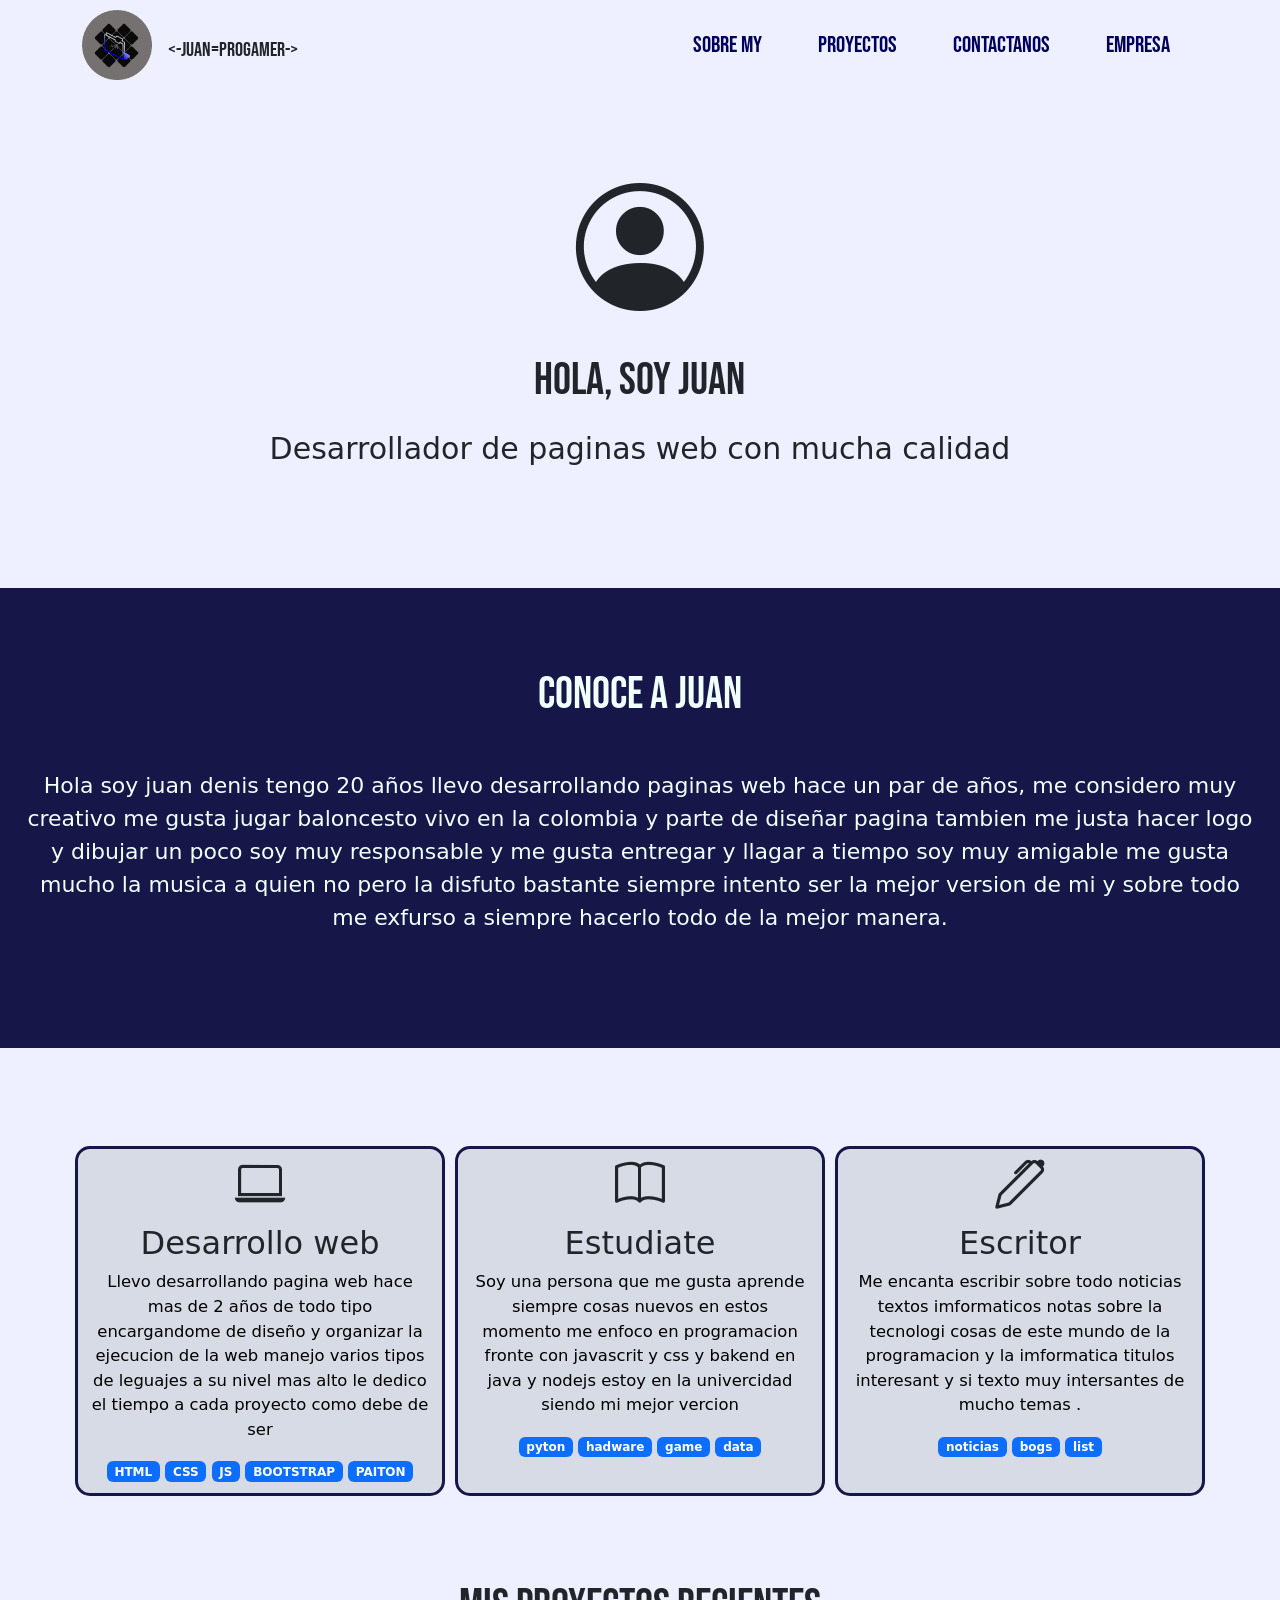
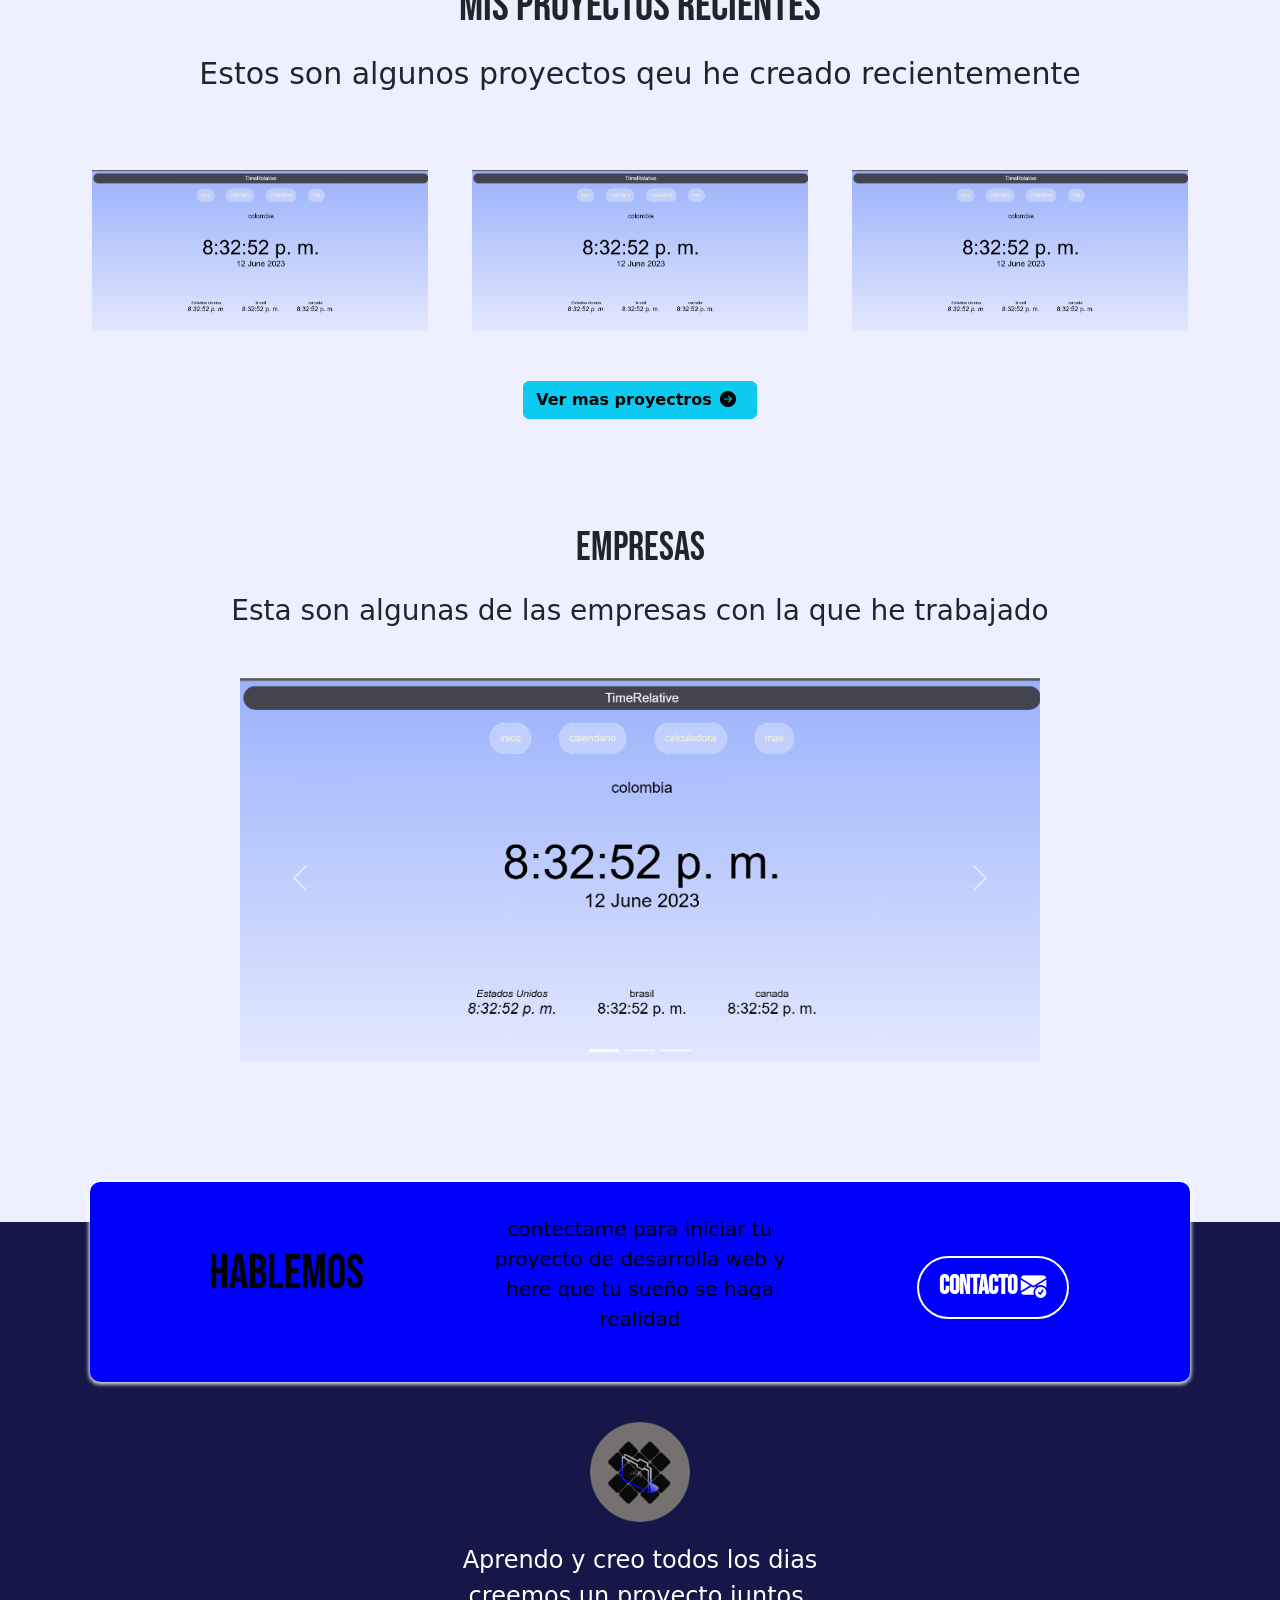
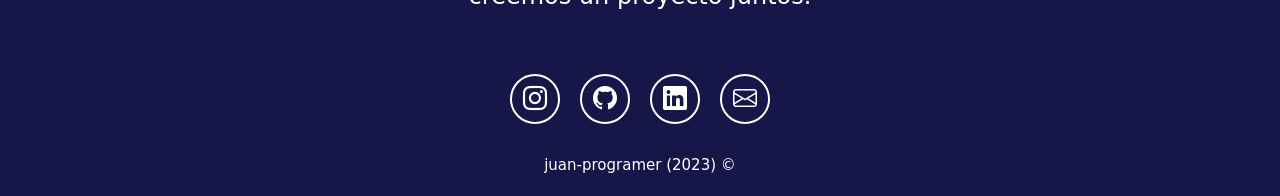
<file: PORTAFOLIO-JUAN-PROGRAMER/index.html>
<!doctype html>
<html>
  <head>
	<meta name="author" content="juan denis montaño mina">
	<meta name="keywords" content="juan,programacion,pagina,crear">
    <meta charset="utf-8">
    <meta name="viewport" content="width=device-width, initial-scale=1">
	<meta name="descripton" content="portafolio de juan programador">
	<title>juan-programer</title>
	<link rel="icon" type="image/x.icon" href="logoptio.ico-removebg-preview.png">
	<link href="https://cdn.jsdelivr.net/npm/bootstrap@5.3.0/dist/css/bootstrap.min.css" rel="stylesheet" integrity="sha384-9ndCyUaIbzAi2FUVXJi0CjmCapSmO7SnpJef0486qhLnuZ2cdeRhO02iuK6FUUVM" crossorigin="anonymous">
	<link rel="stylesheet" href="https://cdn.jsdelivr.net/npm/bootstrap-icons@1.10.5/font/bootstrap-icons.css">
    <link rel="stylesheet" href="estilos.css">
	<link rel="preconnect" href="https://fonts.googleapis.com">
    <link rel="preconnect" href="https://fonts.gstatic.com" crossorigin>
    <link href="https://fonts.googleapis.com/css2?family=Alumni+Sans+Pinstripe&family=Bebas+Neue&family=Kanit:wght@800&family=Montserrat:wght@300&family=Roboto+Condensed:wght@700&display=swap" rel="stylesheet">
</head>
  <body>
     <!-- header inicio -->
    <header>
	  <nav class="navbar navbar-expand-md navbar-light allnav">
		<div class="container">
		<div class="logo-contenedor">
		  <a class="navbar-brand logo" href="index.html" >
           <img src="logoptio.ico-removebg-preview.png" width="70" alt="logo de la pagina web">
		  </a>
		  <p><-juan=progamer-></p>
		  </div>
		  <button class="navbar-toggler" type="button" data-bs-toggle="collapse" data-bs-target="#collcednav" aria-controls="navbarSupportedContent" aria-expanded="false" aria-label="Toggle navigation">
			<span class="navbar-toggler-icon"></span>
		  </button>
		  <div class="navbar-collapsed d-flex justify-content-between alig-items-center" id="collcednav"  >
			<ul class="navbar-nav d-flex justify-content-center alig-items-center textonav">
			  <li class="nav-item">
				<a class="nav-link " href="#sobremi">sobre my</a>
			  </li>
			  <li class="nav-item">
				<a class="nav-link" href="#proyectos">proyectos</a>
			  </li>
			  <li class="nav-item">
				<a class="nav-link " href="#contacto">contactanos</a>
			  </li>
			  <li class="nav-item">
				<a class="nav-link " href="#empresas">empresa</a>
			  </li>
			</ul>
		  </div>
		</div>
	  </nav>
	</header>

    <!-- imagen sobes mi  -->
	 <section class="section1 alig-items-stretch">
     <div class="contenedordiv">
		<i class="sobre-my-i bi bi-person-circle"></i>
		<!-- <img class="imgmy" src="soy juan .jpg" alt="juan foto"> -->
		<p class="p1">Hola, soy Juan </p>
		<h2>Desarrollador de paginas web con mucha calidad </h2>
	 </div>
	 </section>
   <br>
   <br>
    <!-- sobre mi -->
    <section id="sobremi"  class="sobre-mi">
		<div class="con">
			<p class="seccion-titulo">conoce a juan</p>
			<p class="seccion-my">Hola soy juan denis tengo 20 años llevo desarrollando paginas web hace un par de años, me considero muy creativo me gusta jugar baloncesto vivo en la colombia y parte de diseñar pagina tambien me justa hacer logo y dibujar un poco
			  soy muy responsable y me gusta entregar y llagar a tiempo soy muy amigable me gusta mucho la musica a quien no pero la disfuto bastante siempre intento ser la mejor version de mi y sobre todo me exfurso a siempre hacerlo todo de la mejor manera.</p>
		</div>
	</section>
 <br>
 <br>
 
    <!-- experiencia -->
	<section id="exp"  class="exp">
        <div  class="container text-center">
		  <div class="row">
         
		     <div class="col-12 col-md-4 div">
				 <i class="bi bi-laptop lap"></i>
                 <h2 class="exp-titulo">Desarrollo web</h2>
			     <p>Llevo desarrollando pagina web hace mas de 2 años de todo tipo encargandome de diseño y organizar la ejecucion de la web manejo varios tipos de leguajes a su nivel mas alto le dedico el tiempo a cada proyecto como debe de ser  </p>
				<div class="badge1 b">
                    <span class="badge text-bg-primary">HTML</span>
					<span class="badge text-bg-primary">CSS</span>
					<span class="badge text-bg-primary">JS</span>
					<span class="badge text-bg-primary">BOOTSTRAP</span>
					<span class="badge text-bg-primary">PAITON</span>

				</div>
		      </div>

		      <div class="col-12 col-md-4 div">
				<i class="bi bi-book"></i>
               <h2 class="exp-titulo">Estudiate</h2>
			   <p> 	Soy una persona que me gusta aprende siempre cosas nuevos en estos momento me enfoco en programacion fronte con javascrit y css y bakend en java y nodejs estoy en la univercidad siendo mi mejor vercion </p>
				<div class="badge2 b">
					<span class="badge text-bg-primary">pyton</span>
					<span class="badge text-bg-primary">hadware</span>
					<span class="badge text-bg-primary">game</span>
					<span class="badge text-bg-primary">data</span>

				</div>

		      </div>
			  <div class="col-12 col-md-4 div">
				<i class="bi bi-pen"></i>
                <h2 class="exp-titulo">Escritor</h2>
				<p>Me encanta escribir sobre todo noticias textos imformaticos notas sobre la tecnologi cosas de este mundo de la programacion y la imformatica titulos interesant y si texto muy intersantes de mucho temas   .</p>
				<div class="badge3 b"> 
					<span class="badge text-bg-primary">noticias</span>
					<span class="badge text-bg-primary">bogs</span>
					<span class="badge text-bg-primary">list</span>
					<span class="badge text-bg-primary"></span>
				</div>
			</div>

		</div>
	   </div>
		
	</section>


     <!-- mis proyectos  -->
    <section id="proyectos" class="p-c d-flex flex-column">
		<p class="p-titulo">Mis proyectos recientes </p>
		<h2>Estos son algunos proyectos qeu he creado recientemente </h3>
         <!--galeria de proyectos -->
		 <div class="g-c container text-center">
			<div class="row">
               <div class="col-12 col-md-6 col-lg-4">
                   <div class="img-proyecto"> 
                       <img src="Captura de pantalla 2023-06-12 203305.png" width="70" alt="proyecto 1">
					     <div class="overlay">
                            <p>proyecto 1</p>
							<div class="iconos-contenedor">
                               <a href="#">
								<i class="bi bi-laptop lap"></i>
							   </a>
							</div>
						 </div>
				   </div>
			   </div>
			
			   <div class="col-12 col-md-6 col-lg-4">
				<div class="img-proyecto"> 
					<img src="Captura de pantalla 2023-06-12 203305.png" width="70" alt="proyecto 1">
					  <div class="overlay">
						 <p>proyecto 2</p>
						 <div class="iconos-contenedor">
							<a href="#">
								<i class="bi bi-laptop lap"></i>
							</a>
						 </div>
					  </div>
				</div>
			</div>

			<div class="col-12 col-md-6 col-lg-4">
				<div class="img-proyecto"> 
					<img src="Captura de pantalla 2023-06-12 203305.png" width="70" alt="proyecto 1">
					  <div class="overlay">
						 <p>proyecto 3</p>
						 <div class="iconos-contenedor">
							<a href="#">
								<i class="bi bi-laptop lap"></i>
							</a>
						 </div>
					  </div>
				</div>
			</div>

			</div>
		 </div>
          <!-- boton para mas proyectos -->
		 <a href="mas-proyectos.html">
		 <button type="button" class="btn btn-info"><b>Ver mas proyectros<i class="flecha-i bi bi-arrow-right-circle-fill"></i></b></button>
        </a>
		</section>

	  <br>
	  <br>
	  <br>
	
	  <!-- Empresas -->
       <section id="empresas" class="empresa-contenedror">
	    <p class="e-p">Empresas</p>
		<h3 class="e-h3">Esta son algunas de las empresas con la que he trabajado</h3>
		<!-- carrucel -->
		<div id="carouselExampleIndicators" class="carousel">
			<div class="carousel-indicators">
			  <button type="button" data-bs-target="#carouselExampleIndicators" data-bs-slide-to="0" class="active" aria-current="true" aria-label="Slide 1"></button>
			  <button type="button" data-bs-target="#carouselExampleIndicators" data-bs-slide-to="1" aria-label="Slide 2"></button>
			  <button type="button" data-bs-target="#carouselExampleIndicators" data-bs-slide-to="2" aria-label="Slide 3"></button>
			</div>
			<div class="carousel-inner">
			  <div class="carousel-item active">
				<img src="Captura de pantalla 2023-06-12 203305.png" class="d-block w-100" alt="...">
			  </div>
			  <div class="carousel-item">
				<img src="Captura de pantalla 2023-06-12 203305.png" class="d-block w-100" alt="...">
			  </div>
			  <div class="carousel-item">
				<img src="Captura de pantalla 2023-06-12 203305.png" class="d-block w-100" alt="...">
			  </div>
			</div>
			<button class="carousel-control-prev" type="button" data-bs-target="#carouselExampleIndicators" data-bs-slide="prev">
			  <span class="fleca-iz carousel-control-prev-icon" aria-hidden="true"></span>
			  <span class="visually-hidden">Previous</span>
			</button>
			<button class="carousel-control-next" type="button" data-bs-target="#carouselExampleIndicators" data-bs-slide="next">
			  <span class="flecha-dr carousel-control-next-icon" aria-hidden="true"></span>
			  <span class="visually-hidden">Next</span>
			</button>
		  </div>
	   </section>
        <br>
		<br>
		<br>
		<br>
		<br>
		<br>
	   <!-- contacto -->
	   <section id="contacto" class="contacto">
		<div class="container">
          <div class="container con1 text-center d-flex justify-content-evenly retangulo">
             <div class="row row1">
				
                <div class="col-12 col-md-4 titulo"> 
                  <p class="c-texto">hablemos</p>
				 </div>

				 <div class="col-12 col-md-4 descricion"> 
					<p class="c-p">contectame para iniciar tu proyecto de desarrolla web y here que tu sueño se haga realidad</p>
				  </div>

				  <div class="col-12 col-md-4 titulo"> 
						<a href="mailto:#">
							<button type="button">
							 contacto
							<i class="bi bi-envelope-check-fill"></i>
							</button>
						</a>
				  </div>




			 </div>
		  </div>

		</div>
	   </section>
     
      <!-- footer pie de pagina -->
     <footer class="f-contenedor d-flex flex-column alig-items-center justify-content-center">
		<img class="f-logo1" src="logoptio.ico-removebg-preview.png" alt="logo">
		<p class="f-texto text-center">Aprendo y creo todos los dias <br> creemos un proyecto juntos.</p>
	    <div class="f-iconos d-flex flex-grap alig-items-center justify-content-center">
			<a href="#" target="_blank">
				<i class="bi bi-instagram"></i>
			</a>
			<a href="#" target="_blank">
				<i class="bi bi-github"></i>
			</a>
			<a href="#" target="_blank">
				<i class="bi bi-linkedin"></i>
			</a>
			<a href="mailto:" target="_blank">
				<i class="bi bi-envelope"></i>
			</a>
		</div>

		<div class="derechos-autor">juan-programer (2023) &#169;</div>
	</footer>




    <script src="https://cdn.jsdelivr.net/npm/bootstrap@5.3.0/dist/js/bootstrap.bundle.min.js" integrity="sha384-geWF76RCwLtnZ8qwWowPQNguL3RmwHVBC9FhGdlKrxdiJJigb/j/68SIy3Te4Bkz" crossorigin="anonymous"></script>
  </body>
</html>
</file>
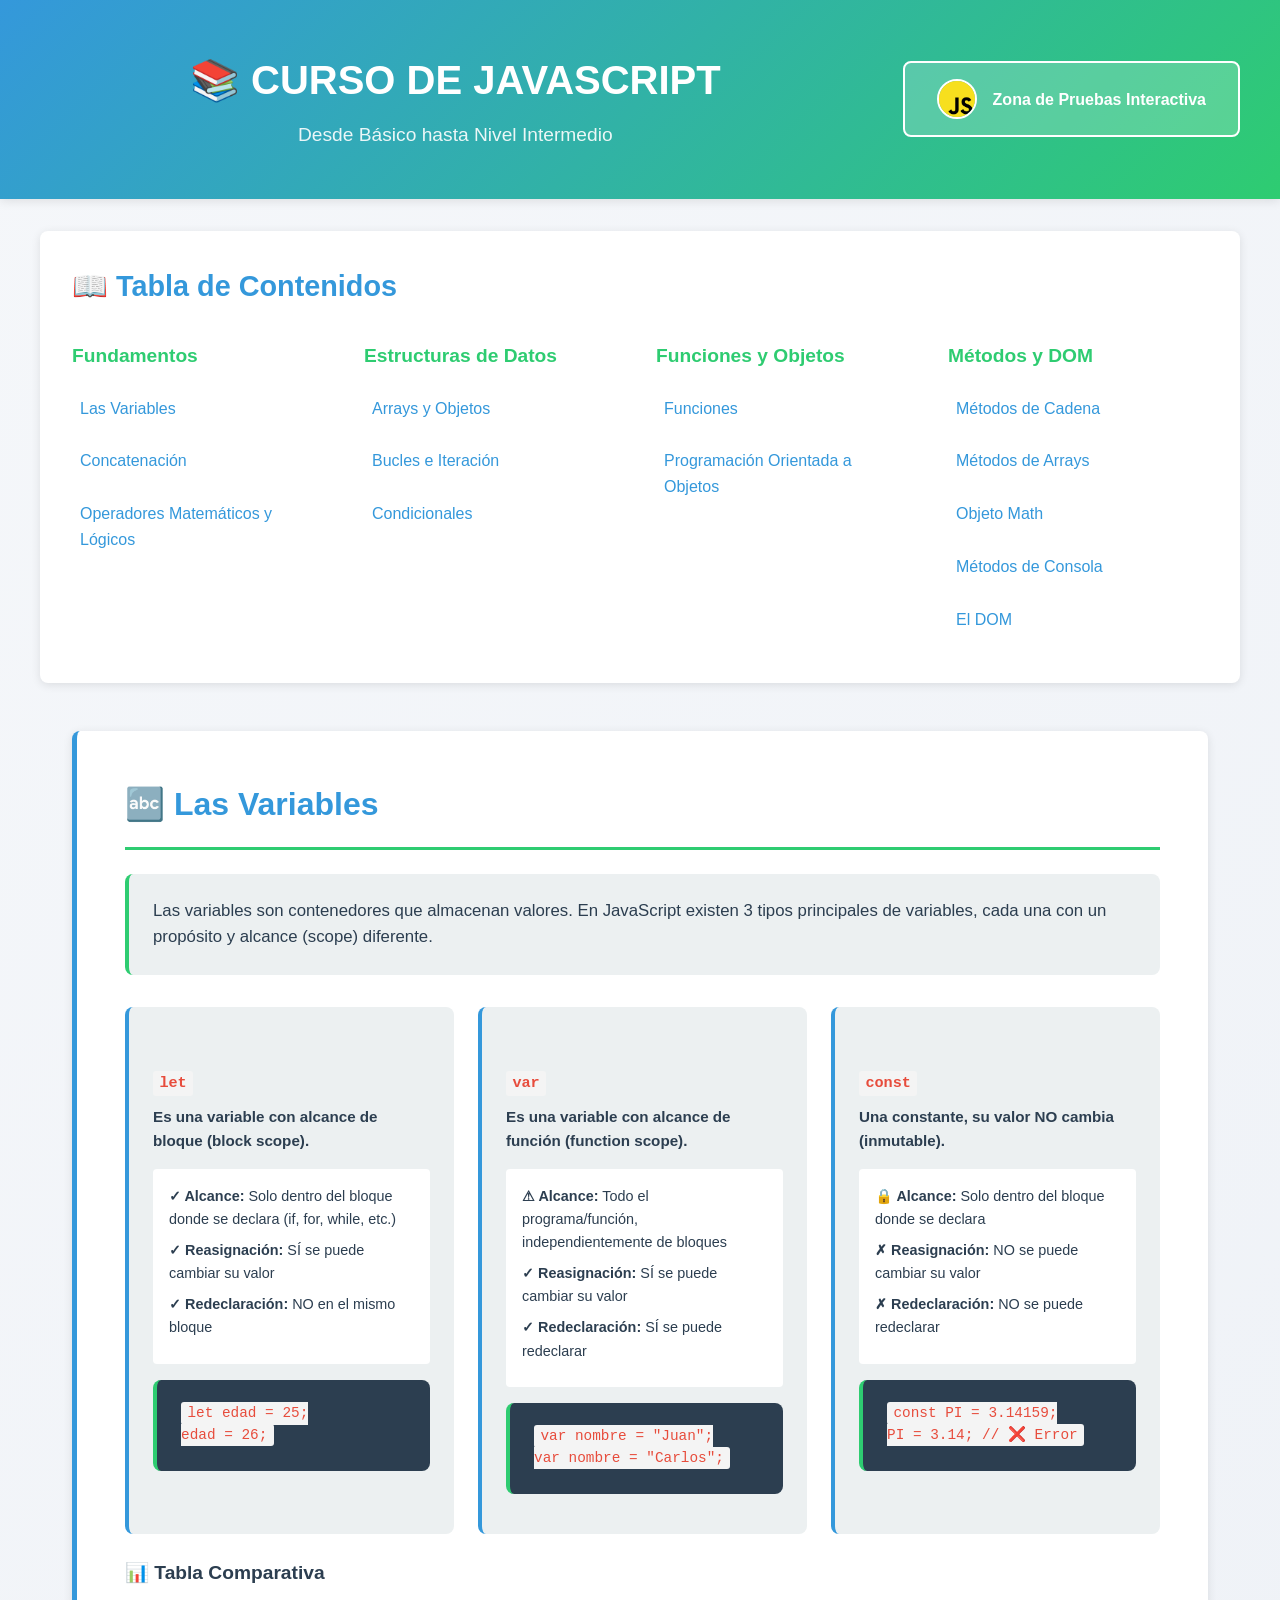
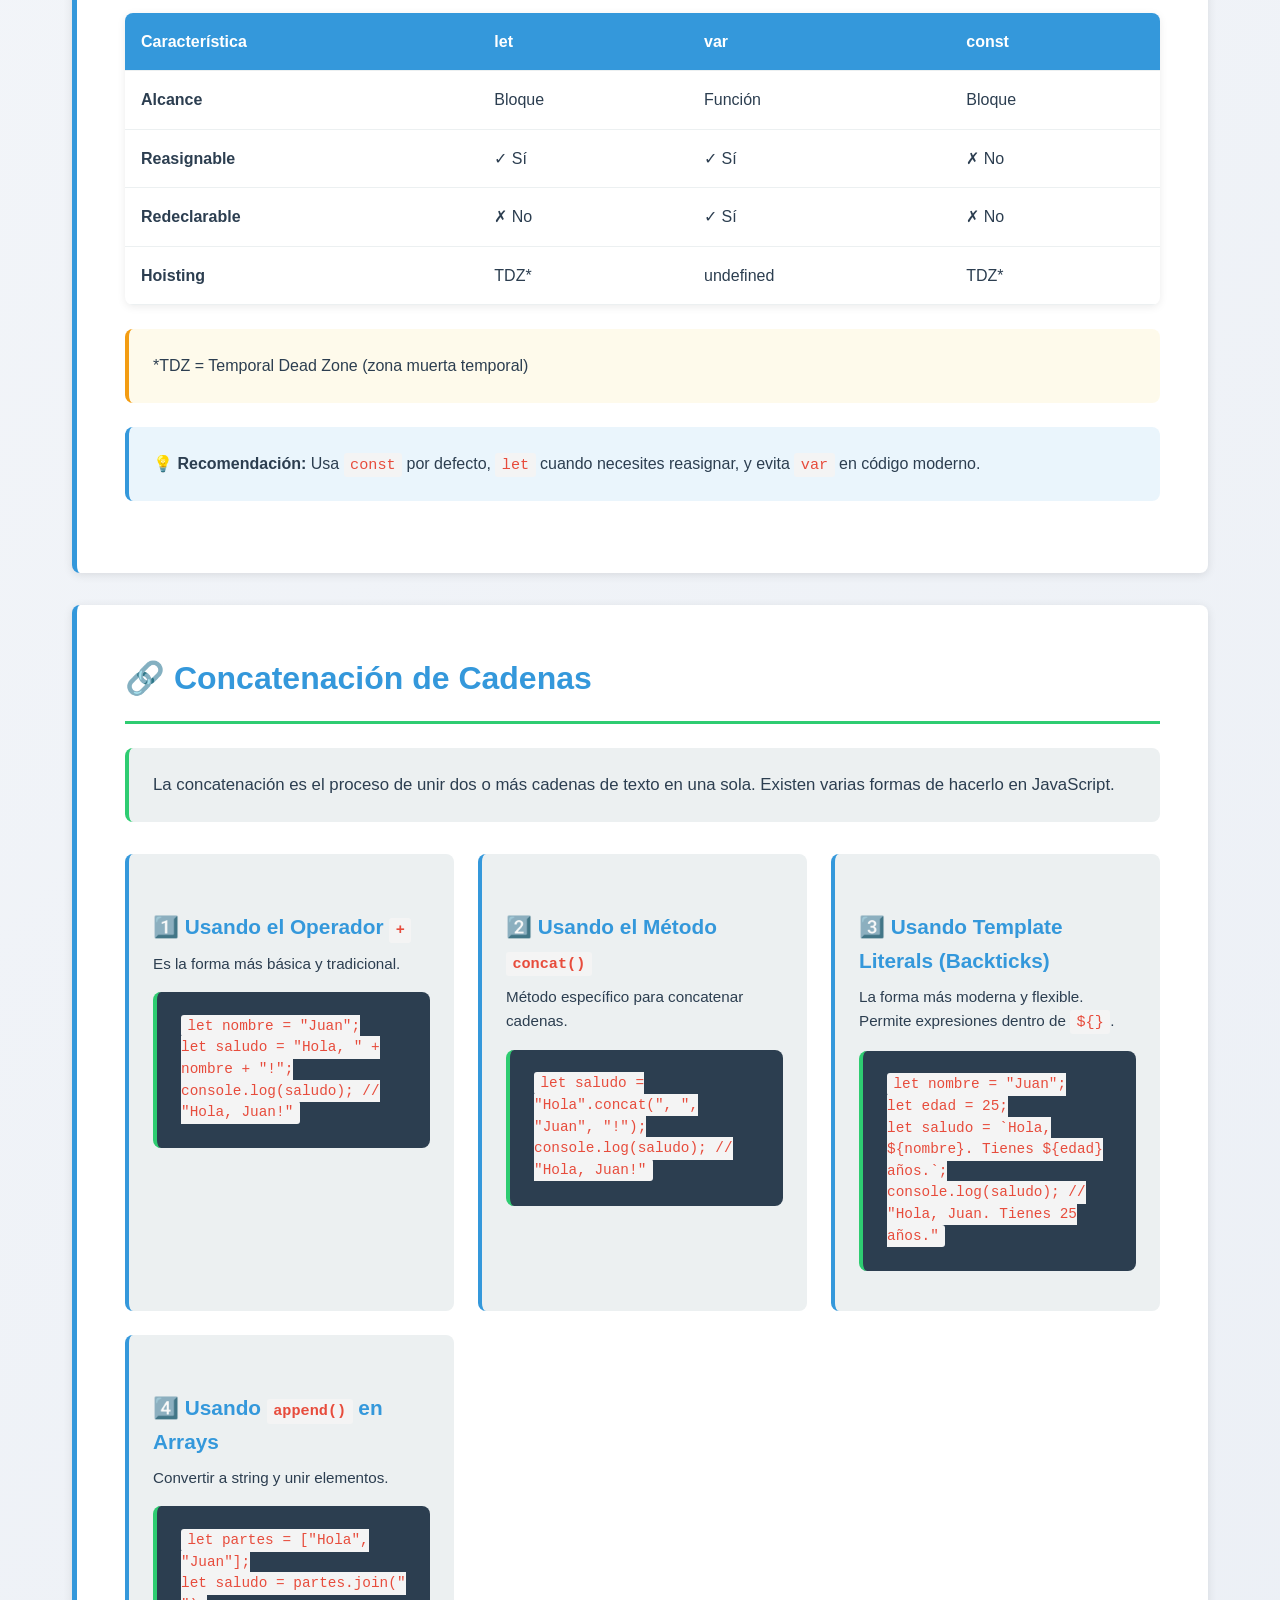
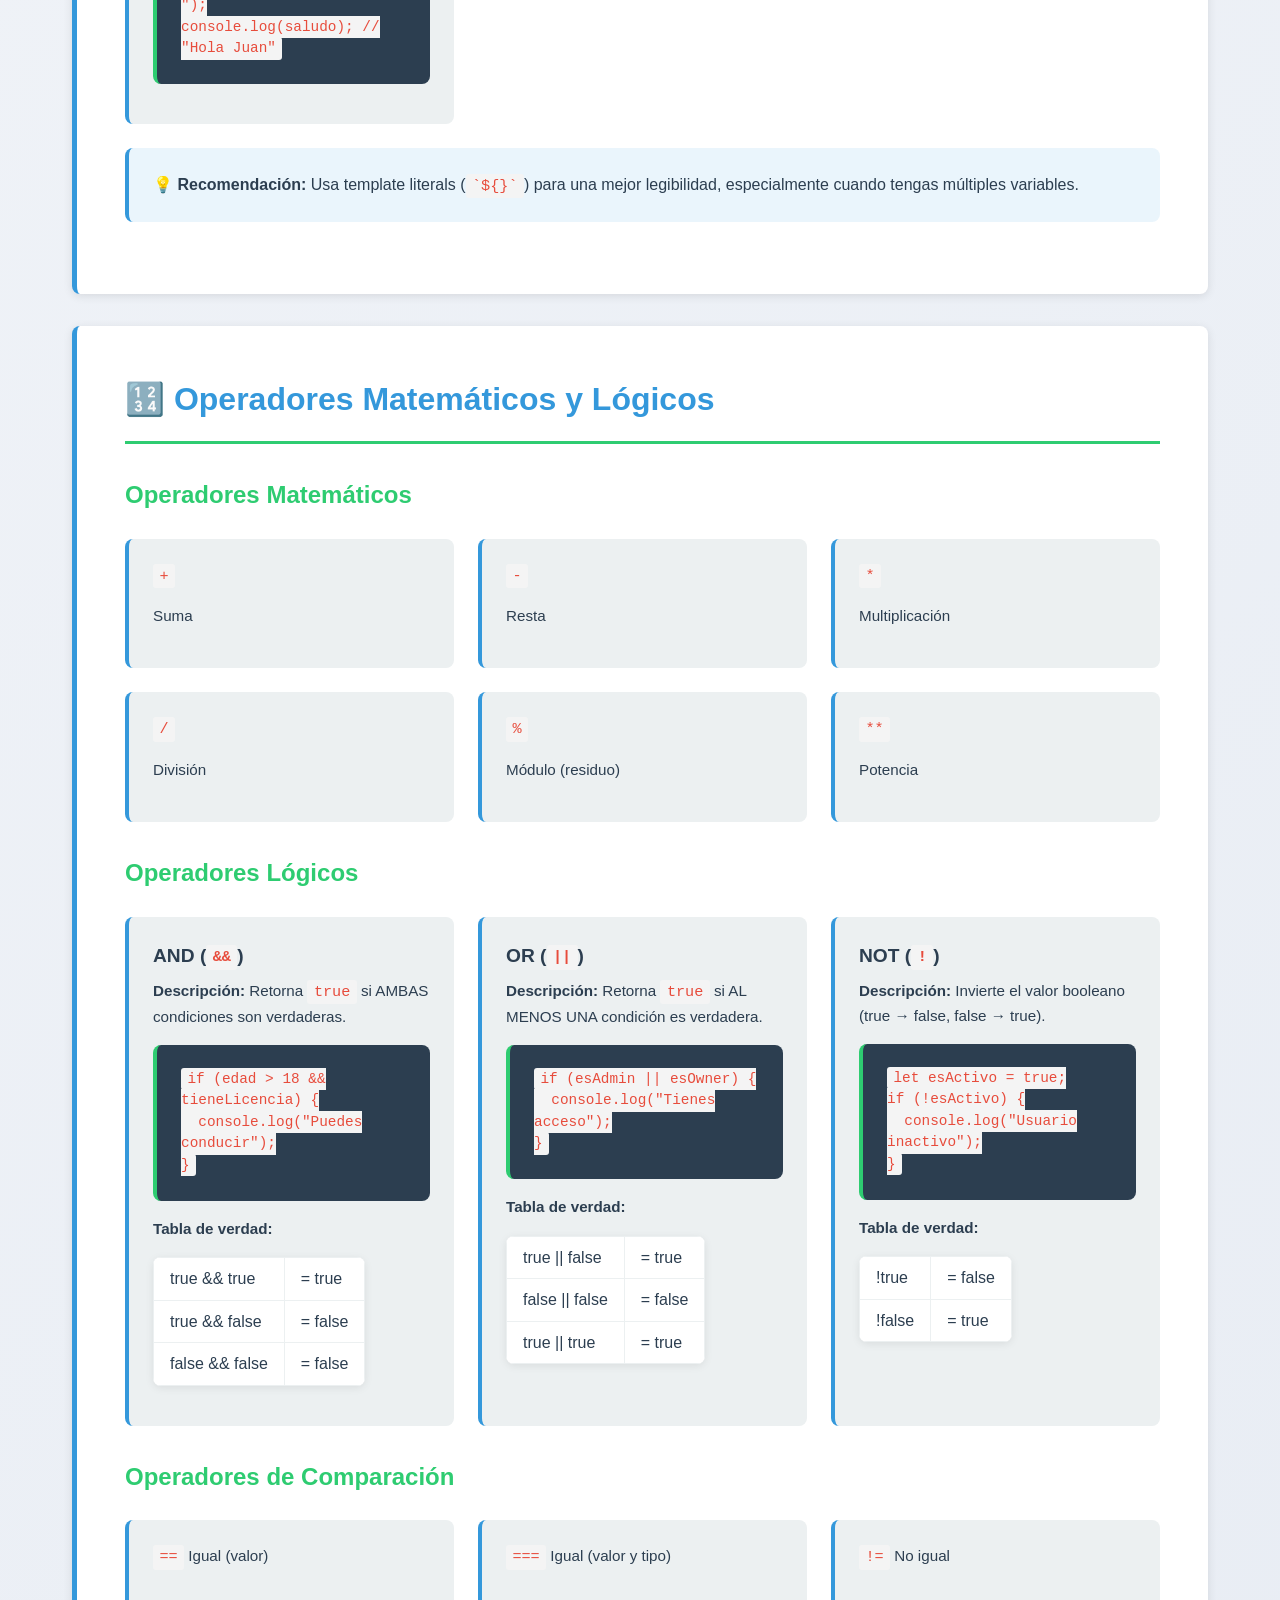
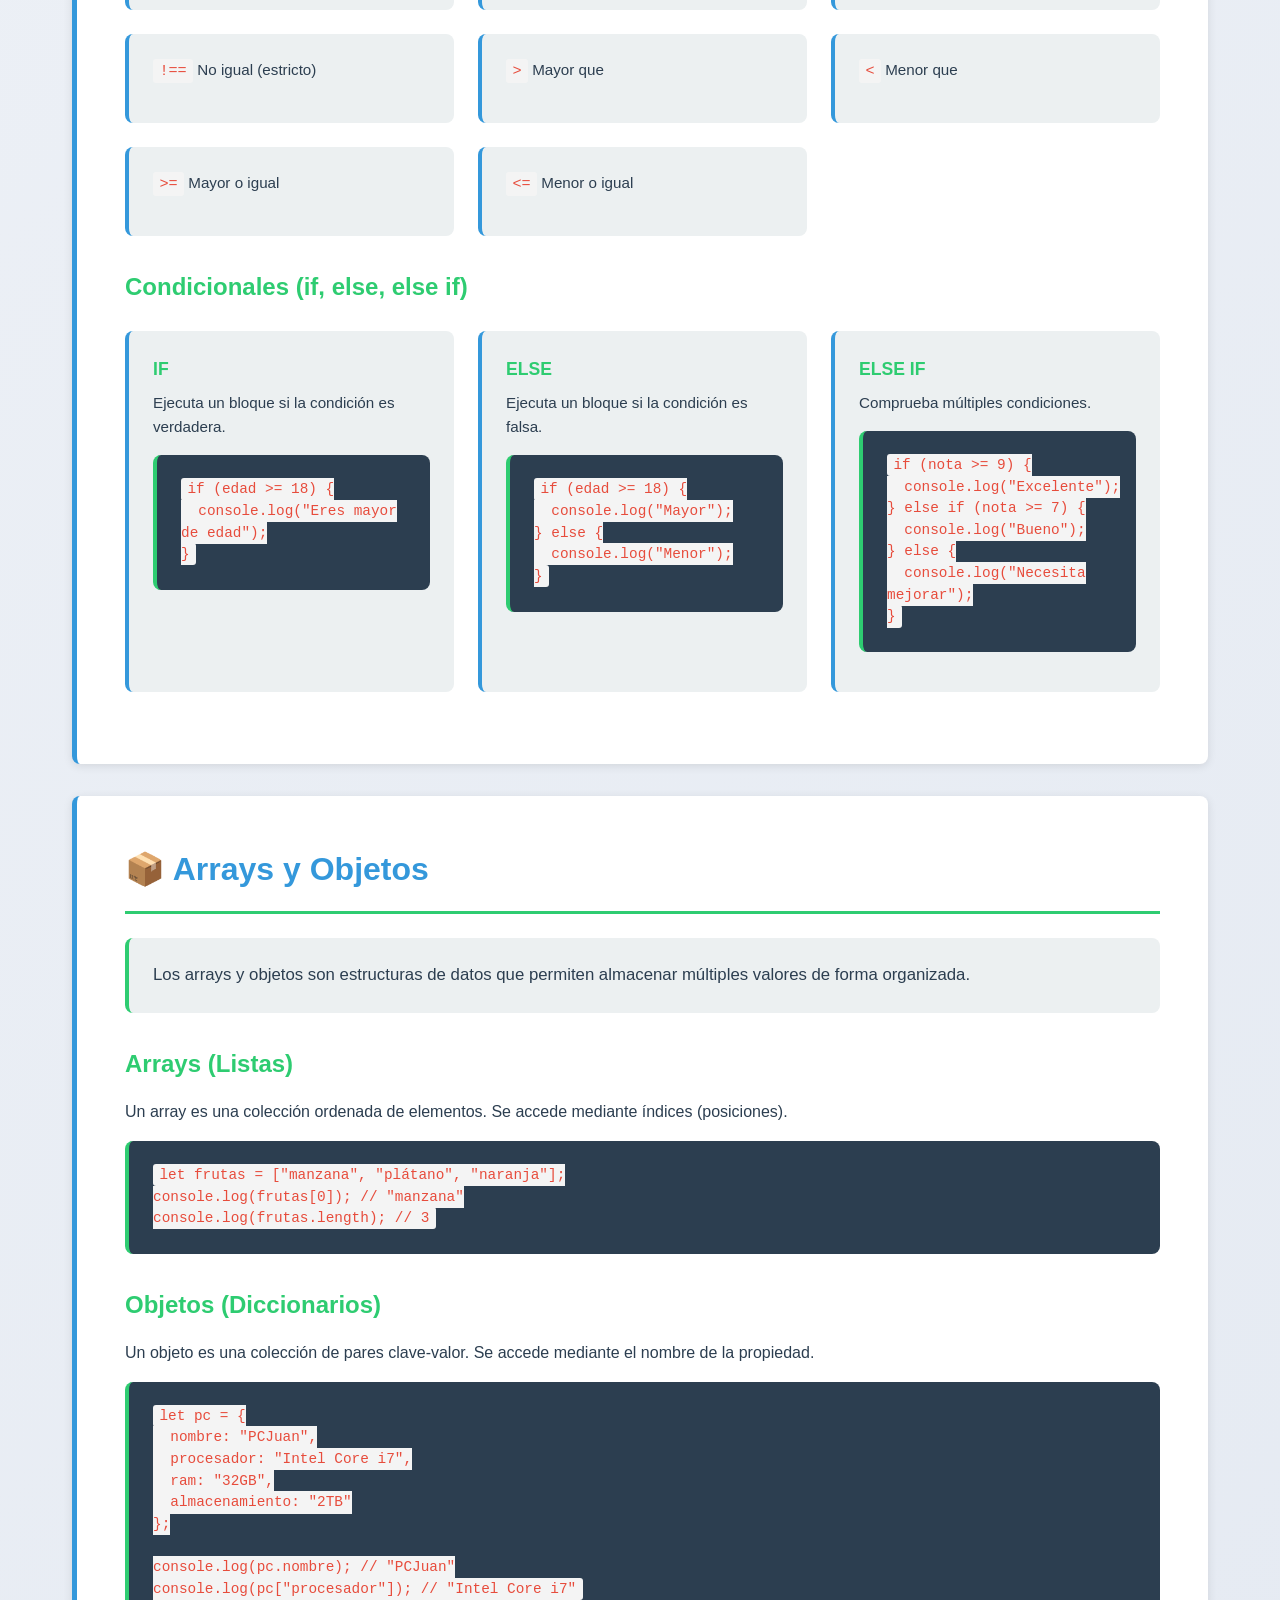
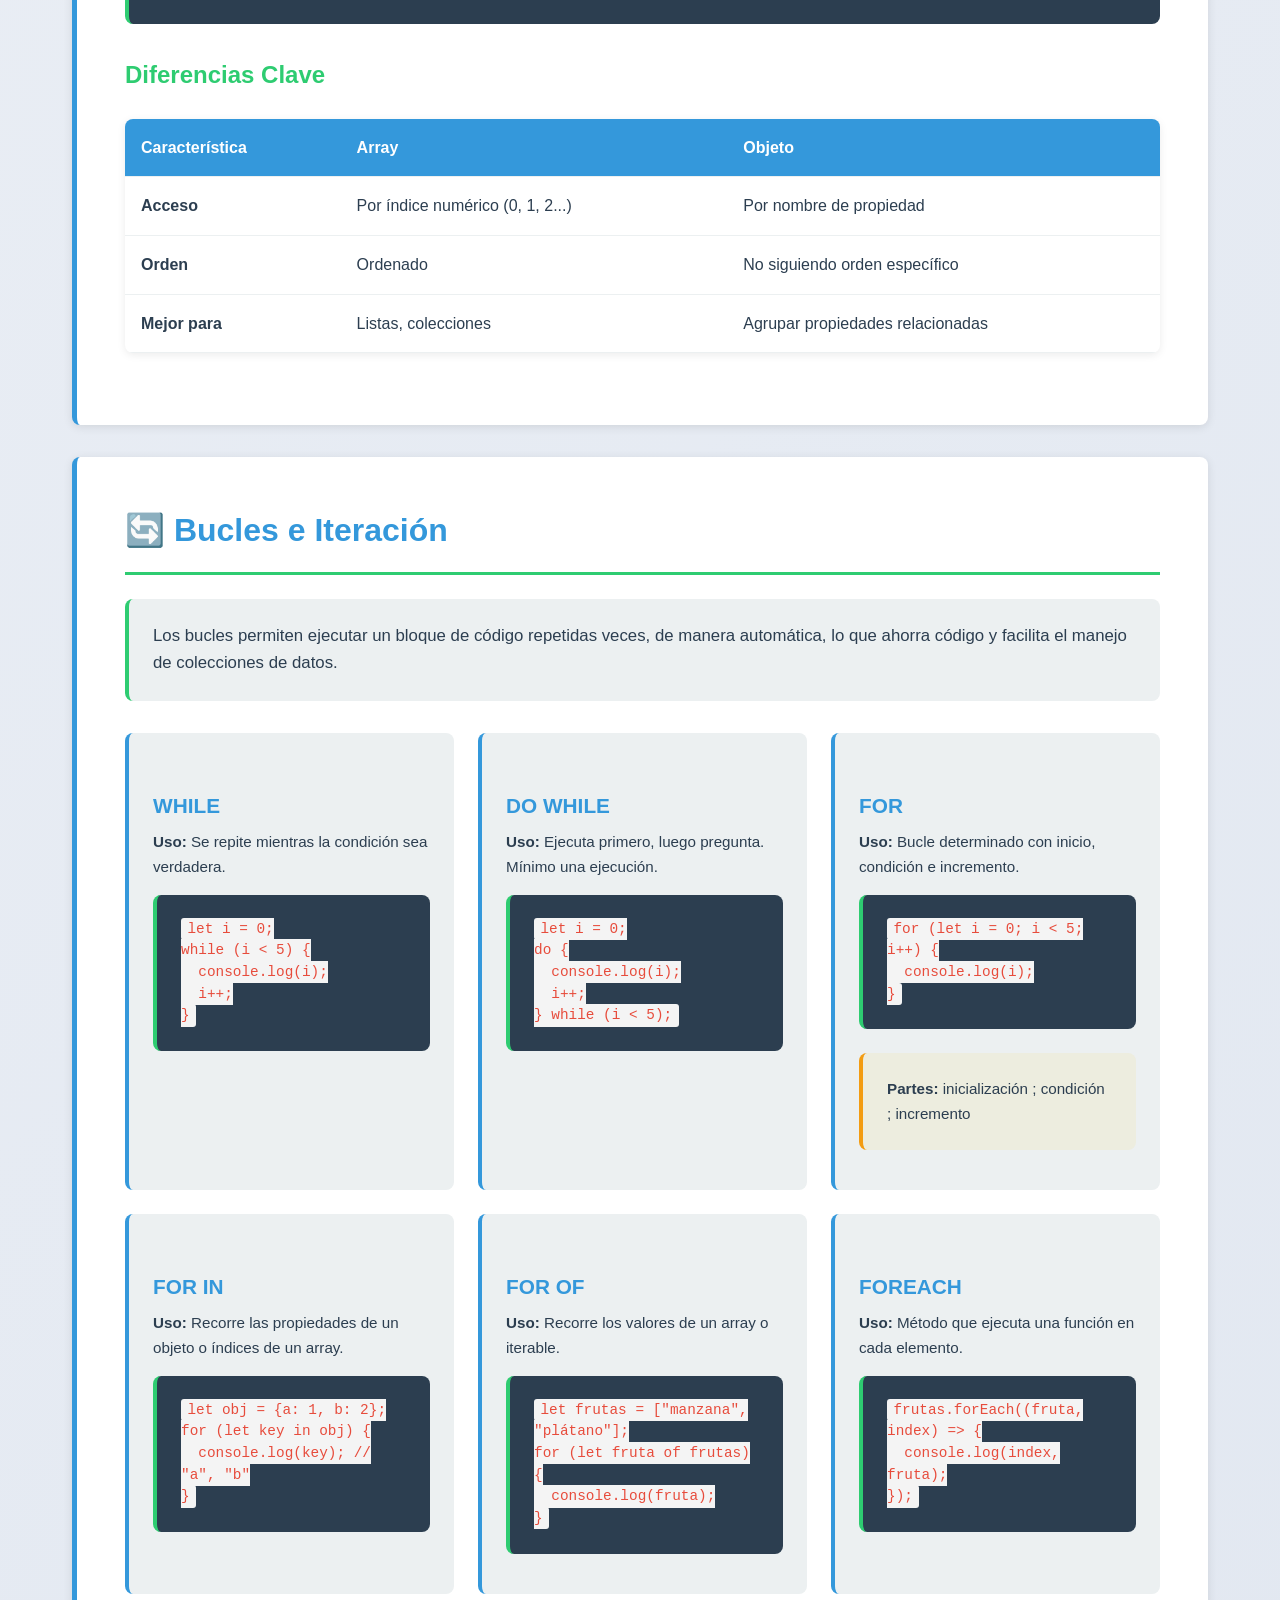
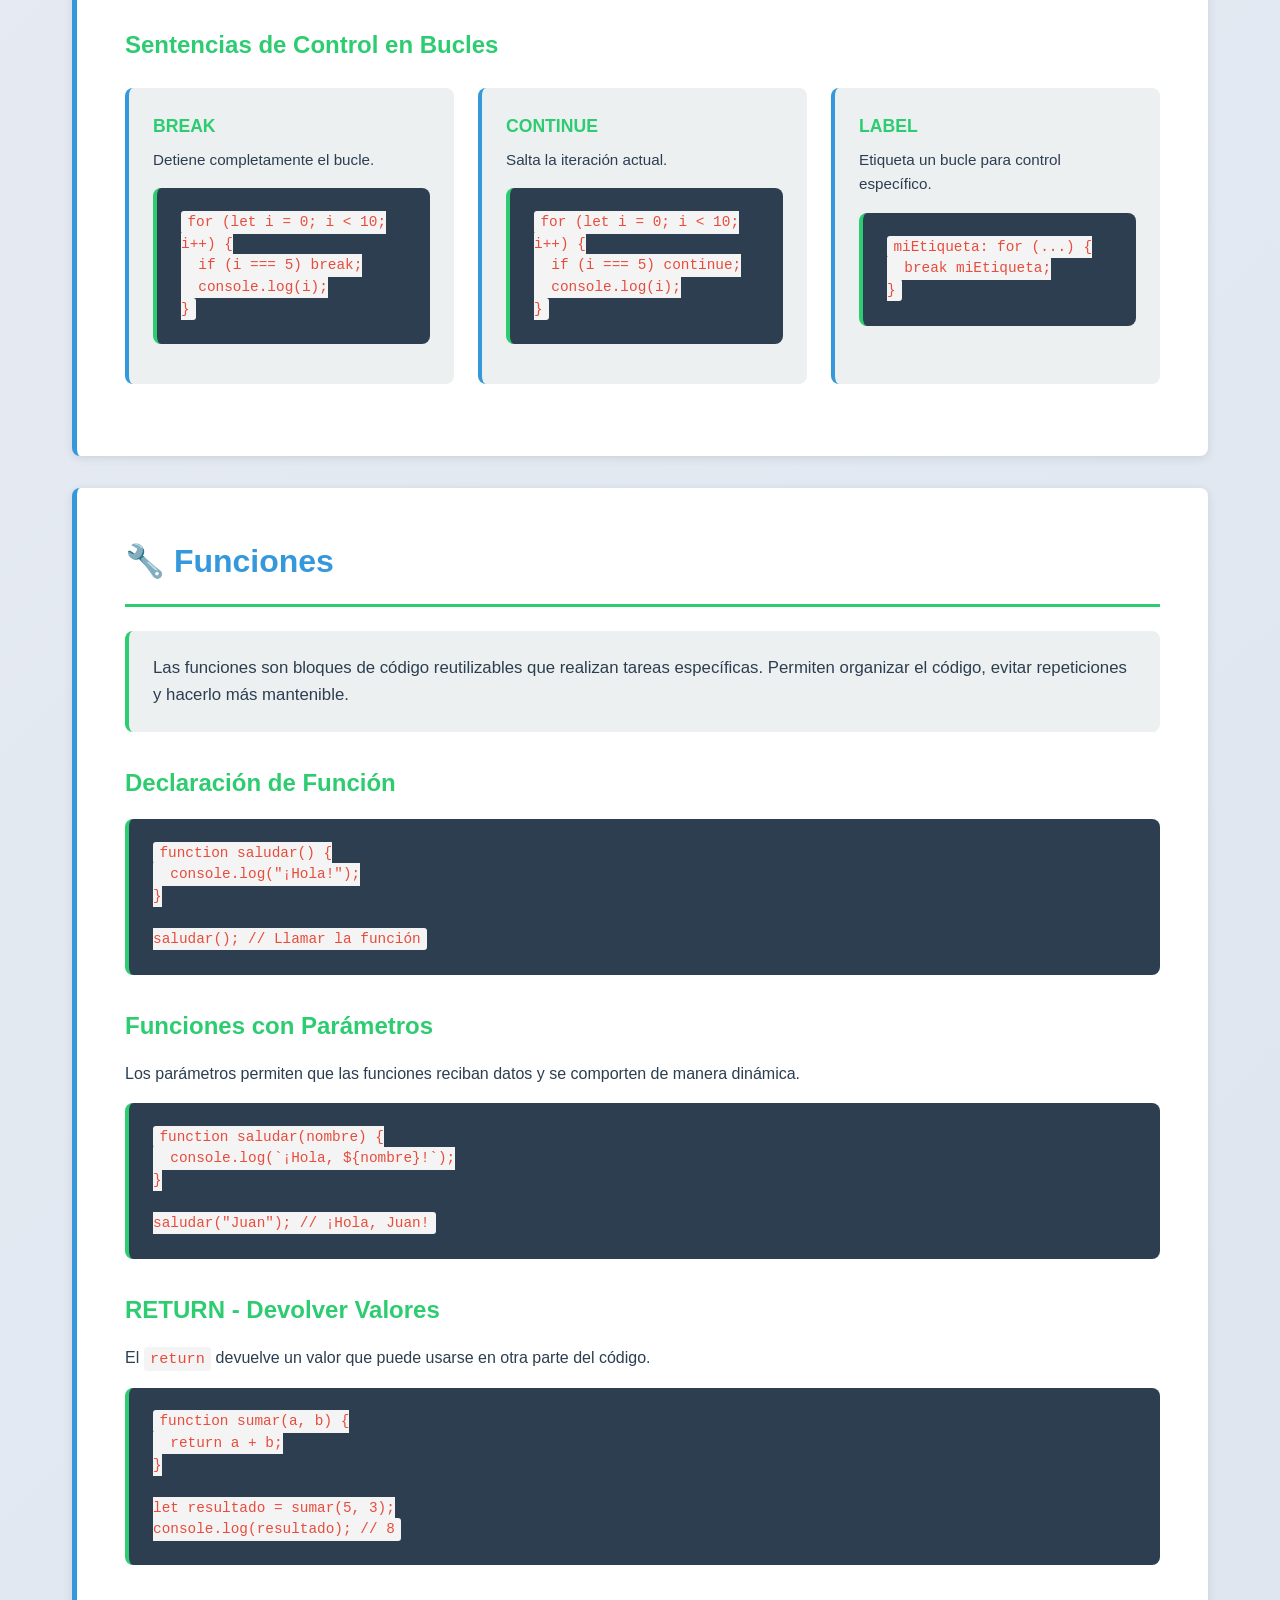
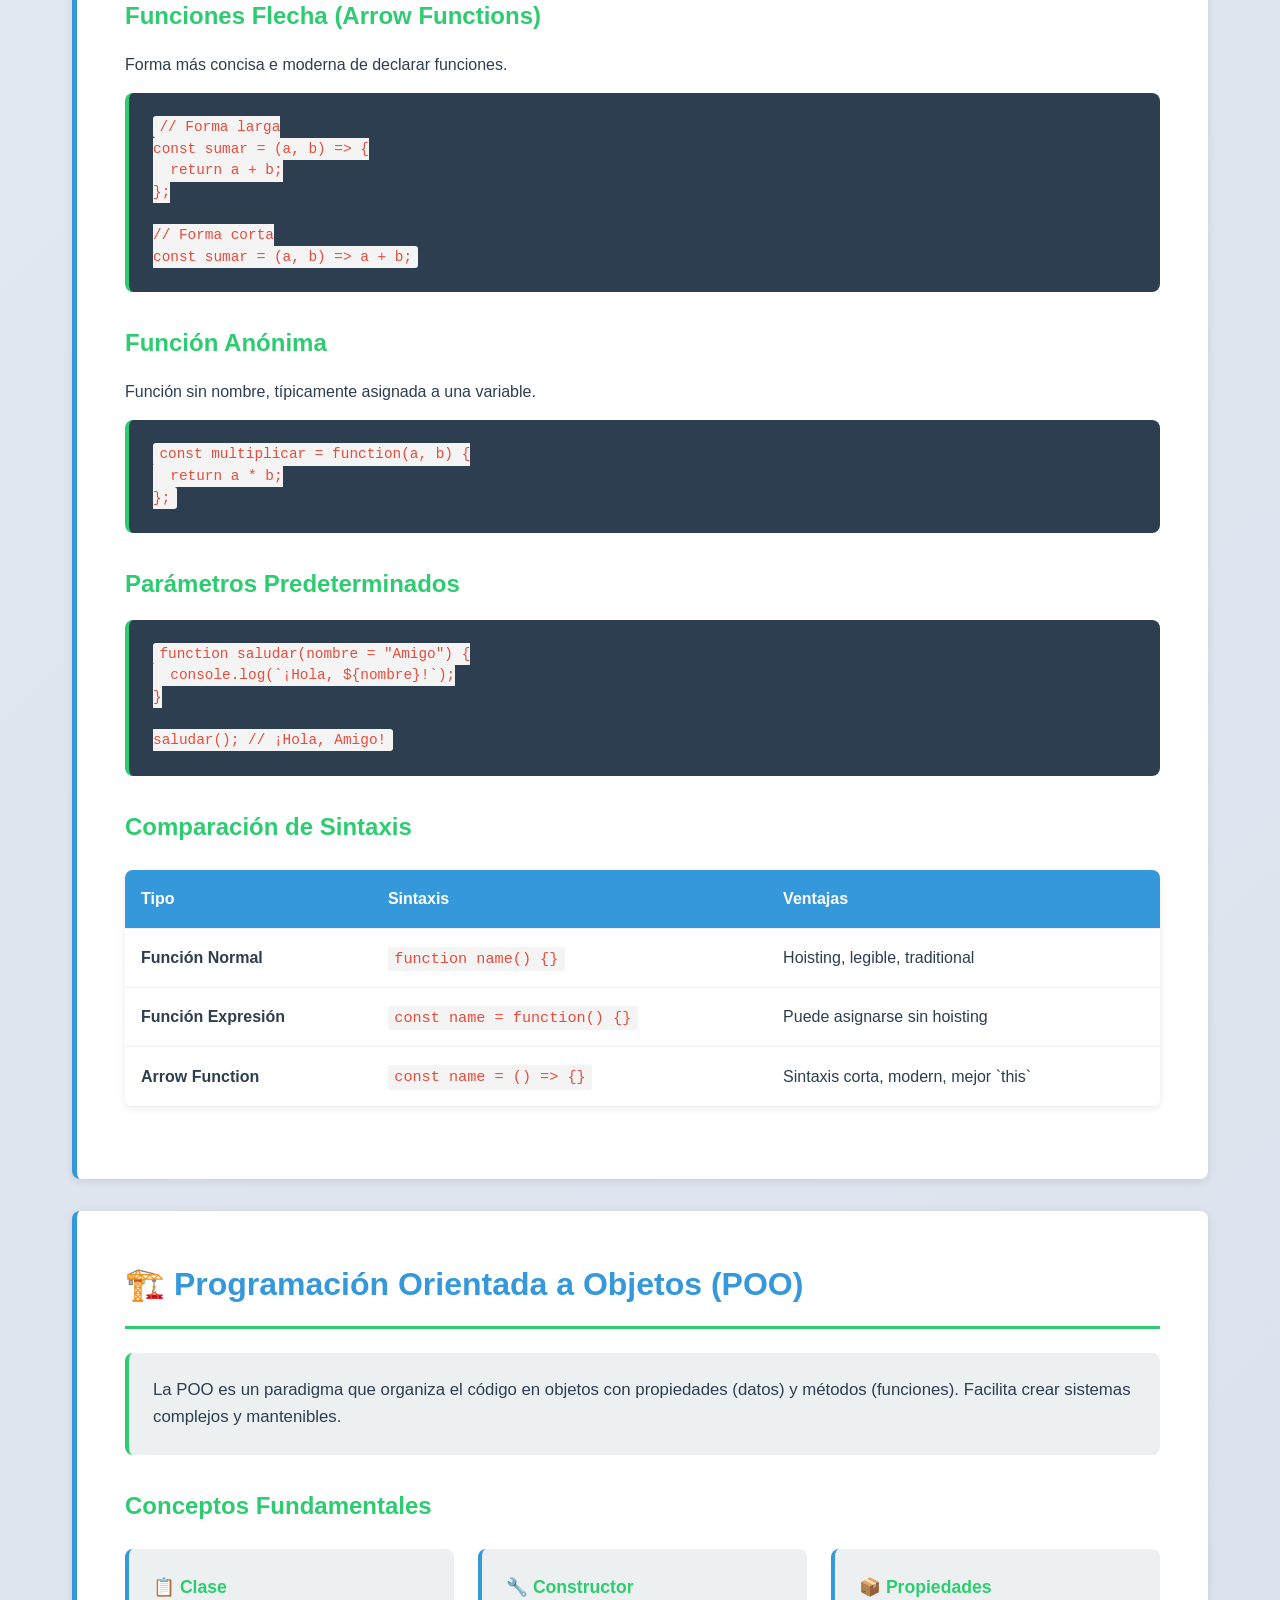
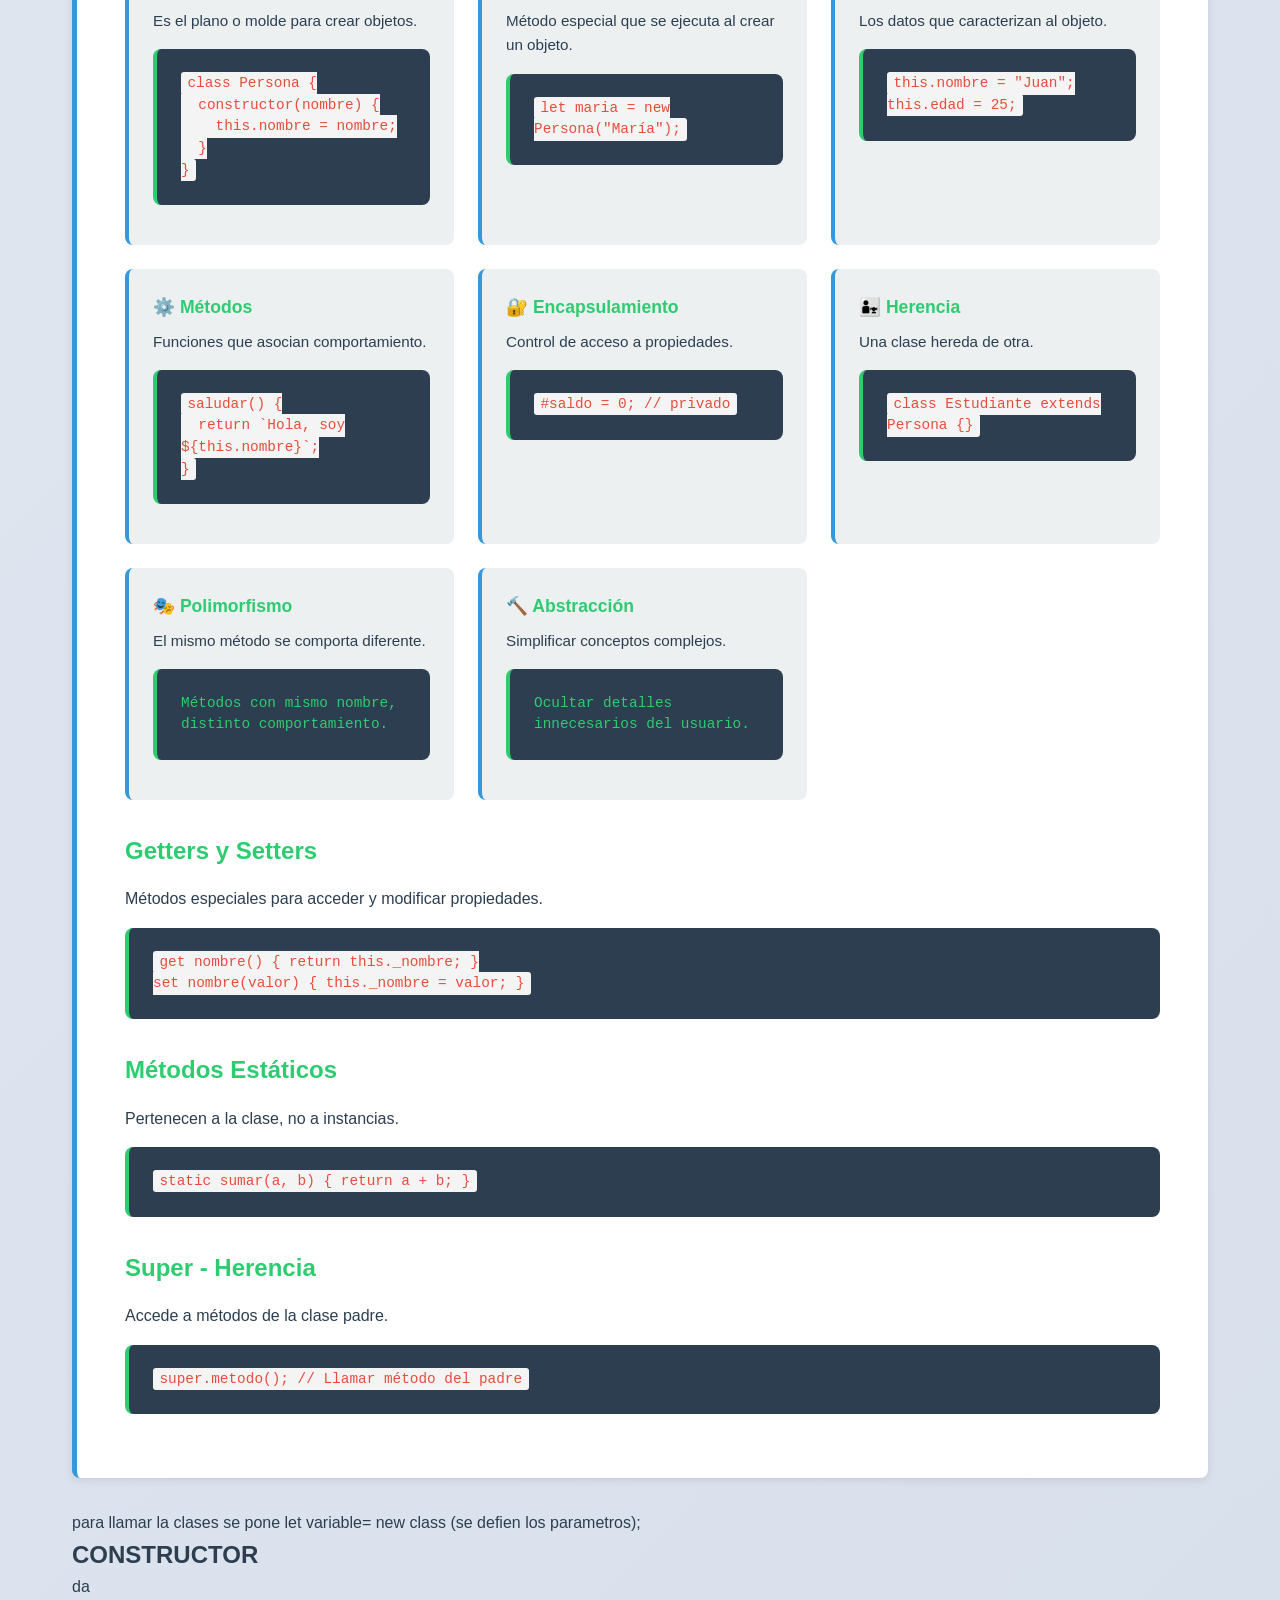
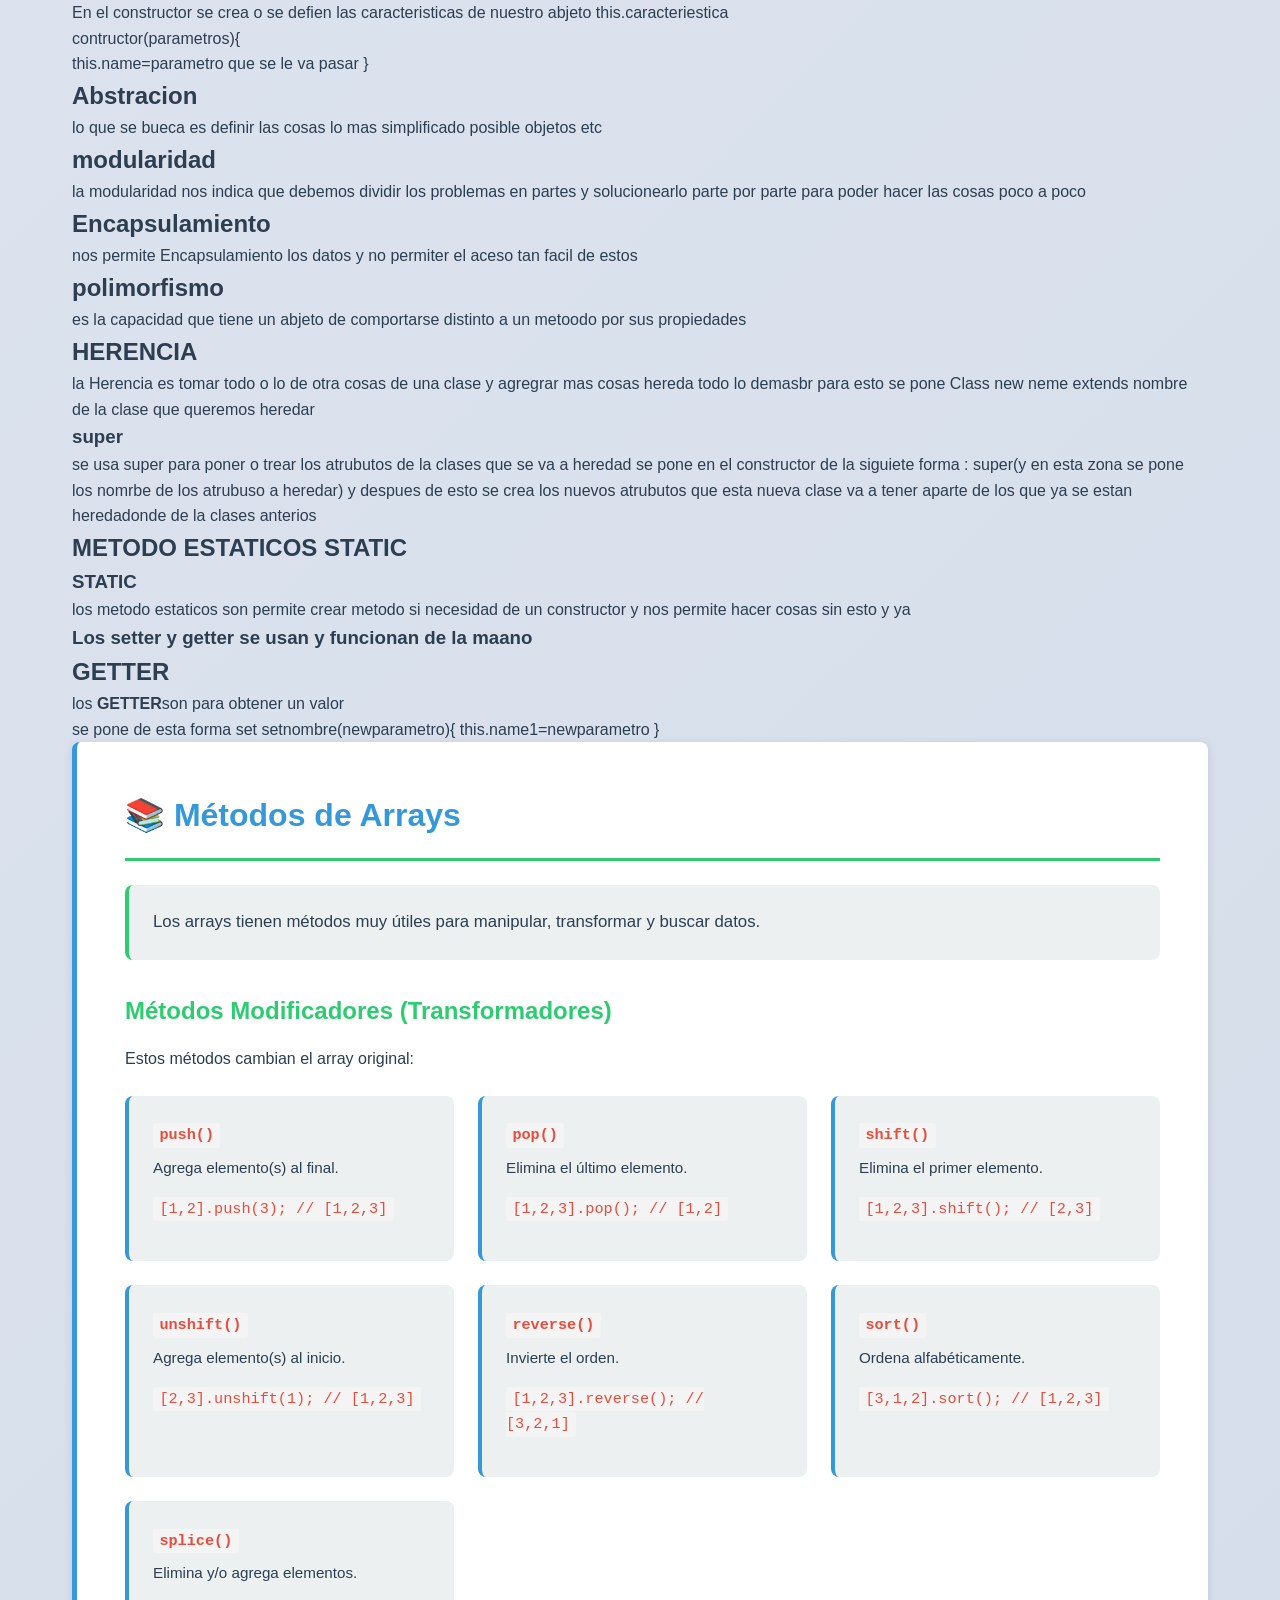
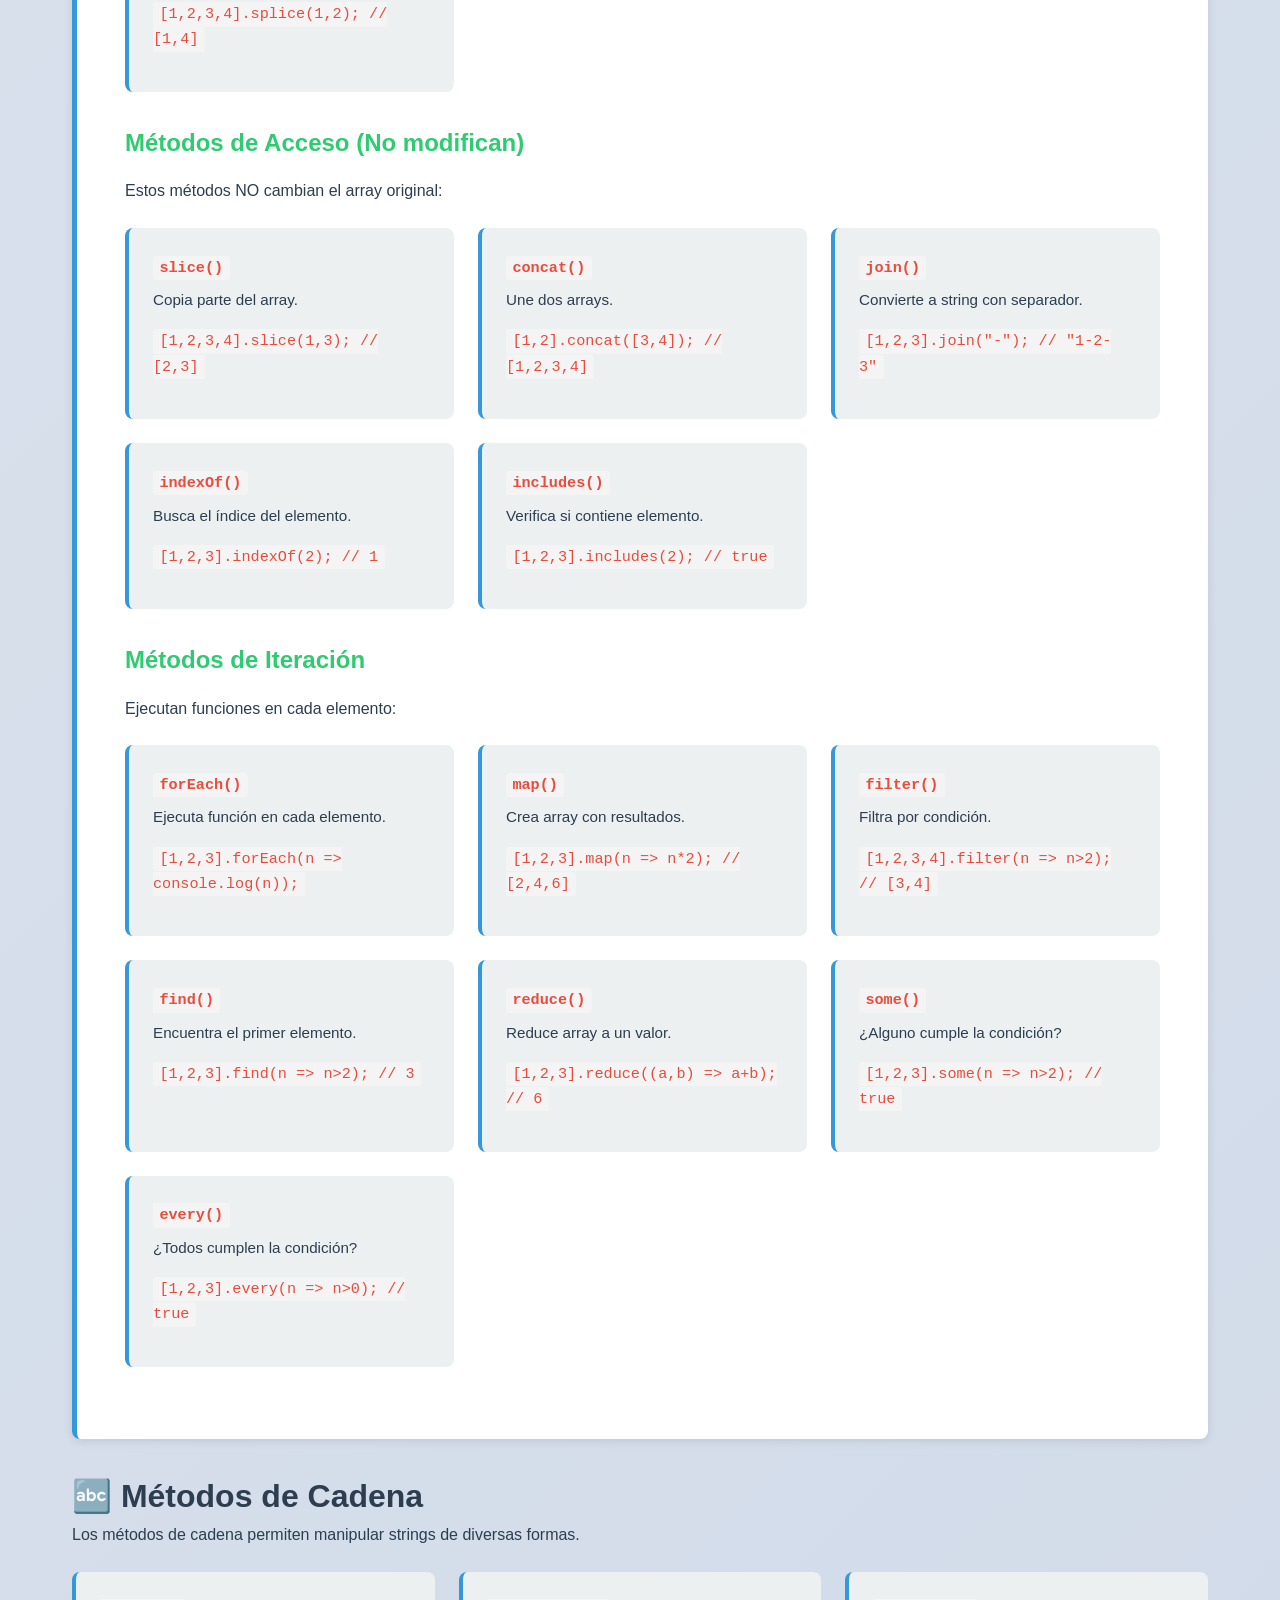
<file: Curso de js junior/js.html>
<!DOCTYPE html>
<html lang="es">
    <head>
      <meta charset="UTF-8">
      <meta name="viewport" content="width=device-width, initial-scale=1.0">
      <link rel="stylesheet" href="Style.css">
      <link rel="shortcut icon" href="favicon.ico.png" type="image/x-icon">
      <title>Curso de JavaScript - Desde Básico a Intermedio</title>
    </head>
    <body>
        <header class="main-header">
            <div class="header-container">
                <div class="header-top">
                    <h1 class="titulo-principal" id="Titulo">📚 CURSO DE JAVASCRIPT</h1>
                    <p class="subtitulo">Desde Básico hasta Nivel Intermedio</p>
                </div>
                <a href="zonajs.html" class="btn-zona-pruebas">
                    <img class="imgjs" src="img js.png" alt="Zona de pruebas" onerror="this.style.display='none'">
                    <span>Zona de Pruebas Interactiva</span>
                </a>
            </div>
        </header>

        <nav class="tabla-contenidos">
            <h2>📖 Tabla de Contenidos</h2>
            <div class="contenido-grid">
                <div class="contenido-col-1">
                    <h3>Fundamentos</h3>
                    <ul>
                        <li><a href="#las-variables">Las Variables</a></li>
                        <li><a href="#concatenacion">Concatenación</a></li>
                        <li><a href="#operadores">Operadores Matemáticos y Lógicos</a></li>
                    </ul>
                </div>
                <div class="contenido-col-2">
                    <h3>Estructuras de Datos</h3>
                    <ul>
                        <li><a href="#arrays">Arrays y Objetos</a></li>
                        <li><a href="#bucles">Bucles e Iteración</a></li>
                        <li><a href="#condicionales">Condicionales</a></li>
                    </ul>
                </div>
                <div class="contenido-col-3">
                    <h3>Funciones y Objetos</h3>
                    <ul>
                        <li><a href="#funciones">Funciones</a></li>
                        <li><a href="#poo">Programación Orientada a Objetos</a></li>
                    </ul>
                </div>
                <div class="contenido-col-4">
                    <h3>Métodos y DOM</h3>
                    <ul>
                        <li><a href="#metodos-cadena">Métodos de Cadena</a></li>
                        <li><a href="#metodos-arrays">Métodos de Arrays</a></li>
                        <li><a href="#objeto-math">Objeto Math</a></li>
                        <li><a href="#consola">Métodos de Consola</a></li>
                        <li><a href="#dom">El DOM</a></li>
                    </ul>
                </div>
            </div>
        </nav>

        <main class="contenido-principal">
        <section class="seccion" id="las-variables">
            <h1>🔤 Las Variables</h1>
            <div class="intro-texto">
                <p>Las variables son contenedores que almacenan valores. En JavaScript existen 3 tipos principales de variables, cada una con un propósito y alcance (scope) diferente.</p>
            </div>
            
            <div class="variables-grid">
                <div class="variable-card">
                    <h2><code>let</code></h2>
                    <p class="definicion">Es una variable con alcance de bloque (block scope).</p>
                    <div class="caracteristicas">
                        <p><strong>✓ Alcance:</strong> Solo dentro del bloque donde se declara (if, for, while, etc.)</p>
                        <p><strong>✓ Reasignación:</strong> SÍ se puede cambiar su valor</p>
                        <p><strong>✓ Redeclaración:</strong> NO en el mismo bloque</p>
                    </div>
                    <div class="codigo-ejemplo">
                        <p><code>let edad = 25;<br>edad = 26;</code></p>
                    </div>
                </div>

                <div class="variable-card">
                    <h2><code>var</code></h2>
                    <p class="definicion">Es una variable con alcance de función (function scope).</p>
                    <div class="caracteristicas">
                        <p><strong>⚠ Alcance:</strong> Todo el programa/función, independientemente de bloques</p>
                        <p><strong>✓ Reasignación:</strong> SÍ se puede cambiar su valor</p>
                        <p><strong>✓ Redeclaración:</strong> SÍ se puede redeclarar</p>
                    </div>
                    <div class="codigo-ejemplo">
                        <p><code>var nombre = "Juan";<br>var nombre = "Carlos";</code></p>
                    </div>
                </div>

                <div class="variable-card">
                    <h2><code>const</code></h2>
                    <p class="definicion">Una constante, su valor NO cambia (inmutable).</p>
                    <div class="caracteristicas">
                        <p><strong>🔒 Alcance:</strong> Solo dentro del bloque donde se declara</p>
                        <p><strong>✗ Reasignación:</strong> NO se puede cambiar su valor</p>
                        <p><strong>✗ Redeclaración:</strong> NO se puede redeclarar</p>
                    </div>
                    <div class="codigo-ejemplo">
                        <p><code>const PI = 3.14159;<br>PI = 3.14; // ❌ Error</code></p>
                    </div>
                </div>
            </div>

            <div class="tabla-comparativa">
                <h3>📊 Tabla Comparativa</h3>
                <table>
                    <thead>
                        <tr>
                            <th>Característica</th>
                            <th>let</th>
                            <th>var</th>
                            <th>const</th>
                        </tr>
                    </thead>
                    <tbody>
                        <tr>
                            <td><strong>Alcance</strong></td>
                            <td>Bloque</td>
                            <td>Función</td>
                            <td>Bloque</td>
                        </tr>
                        <tr>
                            <td><strong>Reasignable</strong></td>
                            <td>✓ Sí</td>
                            <td>✓ Sí</td>
                            <td>✗ No</td>
                        </tr>
                        <tr>
                            <td><strong>Redeclarable</strong></td>
                            <td>✗ No</td>
                            <td>✓ Sí</td>
                            <td>✗ No</td>
                        </tr>
                        <tr>
                            <td><strong>Hoisting</strong></td>
                            <td>TDZ*</td>
                            <td>undefined</td>
                            <td>TDZ*</td>
                        </tr>
                    </tbody>
                </table>
                <p class="nota">*TDZ = Temporal Dead Zone (zona muerta temporal)</p>
            </div>

            <div class="consejo">
                <p><strong>💡 Recomendación:</strong> Usa <code>const</code> por defecto, <code>let</code> cuando necesites reasignar, y evita <code>var</code> en código moderno.</p>
            </div>
        </section>
        <section class="seccion" id="concatenacion">
            <h1>🔗 Concatenación de Cadenas</h1>
            <div class="intro-texto">
                <p>La concatenación es el proceso de unir dos o más cadenas de texto en una sola. Existen varias formas de hacerlo en JavaScript.</p>
            </div>

            <div class="formas-grid">
                <div class="forma-card">
                    <h2>1️⃣ Usando el Operador <code>+</code></h2>
                    <p>Es la forma más básica y tradicional.</p>
                    <div class="codigo-ejemplo">
                        <p><code>let nombre = "Juan";<br>let saludo = "Hola, " + nombre + "!";<br>console.log(saludo); // "Hola, Juan!"</code></p>
                    </div>
                </div>

                <div class="forma-card">
                    <h2>2️⃣ Usando el Método <code>concat()</code></h2>
                    <p>Método específico para concatenar cadenas.</p>
                    <div class="codigo-ejemplo">
                        <p><code>let saludo = "Hola".concat(", ", "Juan", "!");<br>console.log(saludo); // "Hola, Juan!"</code></p>
                    </div>
                </div>

                <div class="forma-card">
                    <h2>3️⃣ Usando Template Literals (Backticks)</h2>
                    <p>La forma más moderna y flexible. Permite expresiones dentro de <code>${}</code>.</p>
                    <div class="codigo-ejemplo">
                        <p><code>let nombre = "Juan";<br>let edad = 25;<br>let saludo = `Hola, ${nombre}. Tienes ${edad} años.`;<br>console.log(saludo); // "Hola, Juan. Tienes 25 años."</code></p>
                    </div>
                </div>

                <div class="forma-card">
                    <h2>4️⃣ Usando <code>append()</code> en Arrays</h2>
                    <p>Convertir a string y unir elementos.</p>
                    <div class="codigo-ejemplo">
                        <p><code>let partes = ["Hola", "Juan"];<br>let saludo = partes.join(" ");<br>console.log(saludo); // "Hola Juan"</code></p>
                    </div>
                </div>
            </div>

            <div class="consejo">
                <p><strong>💡 Recomendación:</strong> Usa template literals (<code>`${}`</code>) para una mejor legibilidad, especialmente cuando tengas múltiples variables.</p>
            </div>
        </section>
        <section class="seccion" id="operadores">
            <h1>🔢 Operadores Matemáticos y Lógicos</h1>
            
            <h2>Operadores Matemáticos</h2>
            <div class="operadores-grid">
                <div class="operador-card">
                    <p><code>+</code></p>
                    <p>Suma</p>
                </div>
                <div class="operador-card">
                    <p><code>-</code></p>
                    <p>Resta</p>
                </div>
                <div class="operador-card">
                    <p><code>*</code></p>
                    <p>Multiplicación</p>
                </div>
                <div class="operador-card">
                    <p><code>/</code></p>
                    <p>División</p>
                </div>
                <div class="operador-card">
                    <p><code>%</code></p>
                    <p>Módulo (residuo)</p>
                </div>
                <div class="operador-card">
                    <p><code>**</code></p>
                    <p>Potencia</p>
                </div>
            </div>

            <h2 style="margin-top: 2rem;">Operadores Lógicos</h2>
            <div class="logicos-container">
                <div class="logico-card">
                    <h3>AND (<code>&&</code>)</h3>
                    <p><strong>Descripción:</strong> Retorna <code>true</code> si AMBAS condiciones son verdaderas.</p>
                    <div class="codigo-ejemplo">
                        <p><code>if (edad > 18 && tieneLicencia) {<br>&nbsp;&nbsp;console.log("Puedes conducir");<br>}</code></p>
                    </div>
                    <p><strong>Tabla de verdad:</strong></p>
                    <table class="tabla-verdad">
                        <tr><td>true && true</td><td>= true</td></tr>
                        <tr><td>true && false</td><td>= false</td></tr>
                        <tr><td>false && false</td><td>= false</td></tr>
                    </table>
                </div>

                <div class="logico-card">
                    <h3>OR (<code>||</code>)</h3>
                    <p><strong>Descripción:</strong> Retorna <code>true</code> si AL MENOS UNA condición es verdadera.</p>
                    <div class="codigo-ejemplo">
                        <p><code>if (esAdmin || esOwner) {<br>&nbsp;&nbsp;console.log("Tienes acceso");<br>}</code></p>
                    </div>
                    <p><strong>Tabla de verdad:</strong></p>
                    <table class="tabla-verdad">
                        <tr><td>true || false</td><td>= true</td></tr>
                        <tr><td>false || false</td><td>= false</td></tr>
                        <tr><td>true || true</td><td>= true</td></tr>
                    </table>
                </div>

                <div class="logico-card">
                    <h3>NOT (<code>!</code>)</h3>
                    <p><strong>Descripción:</strong> Invierte el valor booleano (true → false, false → true).</p>
                    <div class="codigo-ejemplo">
                        <p><code>let esActivo = true;<br>if (!esActivo) {<br>&nbsp;&nbsp;console.log("Usuario inactivo");<br>}</code></p>
                    </div>
                    <p><strong>Tabla de verdad:</strong></p>
                    <table class="tabla-verdad">
                        <tr><td>!true</td><td>= false</td></tr>
                        <tr><td>!false</td><td>= true</td></tr>
                    </table>
                </div>
            </div>

            <h2 style="margin-top: 2rem;">Operadores de Comparación</h2>
            <div class="comparacion-grid">
                <div class="comp-card">
                    <p><code>==</code> Igual (valor)</p>
                </div>
                <div class="comp-card">
                    <p><code>===</code> Igual (valor y tipo)</p>
                </div>
                <div class="comp-card">
                    <p><code>!=</code> No igual</p>
                </div>
                <div class="comp-card">
                    <p><code>!==</code> No igual (estricto)</p>
                </div>
                <div class="comp-card">
                    <p><code>&gt;</code> Mayor que</p>
                </div>
                <div class="comp-card">
                    <p><code>&lt;</code> Menor que</p>
                </div>
                <div class="comp-card">
                    <p><code>&gt;=</code> Mayor o igual</p>
                </div>
                <div class="comp-card">
                    <p><code>&lt;=</code> Menor o igual</p>
                </div>
            </div>

            <h2 style="margin-top: 2rem;">Condicionales (if, else, else if)</h2>
            <div class="condicionales-container">
                <div class="cond-card">
                    <h3>IF</h3>
                    <p>Ejecuta un bloque si la condición es verdadera.</p>
                    <div class="codigo-ejemplo">
                        <p><code>if (edad >= 18) {<br>&nbsp;&nbsp;console.log("Eres mayor de edad");<br>}</code></p>
                    </div>
                </div>

                <div class="cond-card">
                    <h3>ELSE</h3>
                    <p>Ejecuta un bloque si la condición es falsa.</p>
                    <div class="codigo-ejemplo">
                        <p><code>if (edad >= 18) {<br>&nbsp;&nbsp;console.log("Mayor");<br>} else {<br>&nbsp;&nbsp;console.log("Menor");<br>}</code></p>
                    </div>
                </div>

                <div class="cond-card">
                    <h3>ELSE IF</h3>
                    <p>Comprueba múltiples condiciones.</p>
                    <div class="codigo-ejemplo">
                        <p><code>if (nota >= 9) {<br>&nbsp;&nbsp;console.log("Excelente");<br>} else if (nota >= 7) {<br>&nbsp;&nbsp;console.log("Bueno");<br>} else {<br>&nbsp;&nbsp;console.log("Necesita mejorar");<br>}</code></p>
                    </div>
                </div>
            </div>
        </section> 
        <section class="seccion" id="arrays">
            <h1>📦 Arrays y Objetos</h1>
            
            <div class="intro-texto">
                <p>Los arrays y objetos son estructuras de datos que permiten almacenar múltiples valores de forma organizada.</p>
            </div>

            <h2>Arrays (Listas)</h2>
            <p>Un array es una colección ordenada de elementos. Se accede mediante índices (posiciones).</p>
            <div class="codigo-ejemplo">
                <p><code>let frutas = ["manzana", "plátano", "naranja"];<br>console.log(frutas[0]); // "manzana"<br>console.log(frutas.length); // 3</code></p>
            </div>

            <h2 style="margin-top: 2rem;">Objetos (Diccionarios)</h2>
            <p>Un objeto es una colección de pares clave-valor. Se accede mediante el nombre de la propiedad.</p>
            <div class="objeto-ejemplo">
                <div class="codigo-ejemplo">
                    <p><code>let pc = {<br>&nbsp;&nbsp;nombre: "PCJuan",<br>&nbsp;&nbsp;procesador: "Intel Core i7",<br>&nbsp;&nbsp;ram: "32GB",<br>&nbsp;&nbsp;almacenamiento: "2TB"<br>};<br><br>console.log(pc.nombre); // "PCJuan"<br>console.log(pc["procesador"]); // "Intel Core i7"</code></p>
                </div>
            </div>

            <h2 style="margin-top: 2rem;">Diferencias Clave</h2>
            <table>
                <thead>
                    <tr>
                        <th>Característica</th>
                        <th>Array</th>
                        <th>Objeto</th>
                    </tr>
                </thead>
                <tbody>
                    <tr>
                        <td><strong>Acceso</strong></td>
                        <td>Por índice numérico (0, 1, 2...)</td>
                        <td>Por nombre de propiedad</td>
                    </tr>
                    <tr>
                        <td><strong>Orden</strong></td>
                        <td>Ordenado</td>
                        <td>No siguiendo orden específico</td>
                    </tr>
                    <tr>
                        <td><strong>Mejor para</strong></td>
                        <td>Listas, colecciones</td>
                        <td>Agrupar propiedades relacionadas</td>
                    </tr>
                </tbody>
            </table>
        </section>
        <section class="seccion" id="bucles">
            <h1>🔄 Bucles e Iteración</h1>
            
            <div class="intro-texto">
                <p>Los bucles permiten ejecutar un bloque de código repetidas veces, de manera automática, lo que ahorra código y facilita el manejo de colecciones de datos.</p>
            </div>

            <div class="bucles-grid">
                <div class="bucle-card">
                    <h2>WHILE</h2>
                    <p><strong>Uso:</strong> Se repite mientras la condición sea verdadera.</p>
                    <div class="codigo-ejemplo">
                        <p><code>let i = 0;<br>while (i < 5) {<br>&nbsp;&nbsp;console.log(i);<br>&nbsp;&nbsp;i++;<br>}</code></p>
                    </div>
                </div>

                <div class="bucle-card">
                    <h2>DO WHILE</h2>
                    <p><strong>Uso:</strong> Ejecuta primero, luego pregunta. Mínimo una ejecución.</p>
                    <div class="codigo-ejemplo">
                        <p><code>let i = 0;<br>do {<br>&nbsp;&nbsp;console.log(i);<br>&nbsp;&nbsp;i++;<br>} while (i < 5);</code></p>
                    </div>
                </div>

                <div class="bucle-card">
                    <h2>FOR</h2>
                    <p><strong>Uso:</strong> Bucle determinado con inicio, condición e incremento.</p>
                    <div class="codigo-ejemplo">
                        <p><code>for (let i = 0; i < 5; i++) {<br>&nbsp;&nbsp;console.log(i);<br>}</code></p>
                    </div>
                    <p class="nota"><strong>Partes:</strong> inicialización ; condición ; incremento</p>
                </div>

                <div class="bucle-card">
                    <h2>FOR IN</h2>
                    <p><strong>Uso:</strong> Recorre las propiedades de un objeto o índices de un array.</p>
                    <div class="codigo-ejemplo">
                        <p><code>let obj = {a: 1, b: 2};<br>for (let key in obj) {<br>&nbsp;&nbsp;console.log(key); // "a", "b"<br>}</code></p>
                    </div>
                </div>

                <div class="bucle-card">
                    <h2>FOR OF</h2>
                    <p><strong>Uso:</strong> Recorre los valores de un array o iterable.</p>
                    <div class="codigo-ejemplo">
                        <p><code>let frutas = ["manzana", "plátano"];<br>for (let fruta of frutas) {<br>&nbsp;&nbsp;console.log(fruta);<br>}</code></p>
                    </div>
                </div>

                <div class="bucle-card">
                    <h2>FOREACH</h2>
                    <p><strong>Uso:</strong> Método que ejecuta una función en cada elemento.</p>
                    <div class="codigo-ejemplo">
                        <p><code>frutas.forEach((fruta, index) => {<br>&nbsp;&nbsp;console.log(index, fruta);<br>});</code></p>
                    </div>
                </div>
            </div>

            <h2 style="margin-top: 2rem;">Sentencias de Control en Bucles</h2>
            <div class="control-grid">
                <div class="control-card">
                    <h3>BREAK</h3>
                    <p>Detiene completamente el bucle.</p>
                    <div class="codigo-ejemplo">
                        <p><code>for (let i = 0; i < 10; i++) {<br>&nbsp;&nbsp;if (i === 5) break;<br>&nbsp;&nbsp;console.log(i);<br>}</code></p>
                    </div>
                </div>

                <div class="control-card">
                    <h3>CONTINUE</h3>
                    <p>Salta la iteración actual.</p>
                    <div class="codigo-ejemplo">
                        <p><code>for (let i = 0; i < 10; i++) {<br>&nbsp;&nbsp;if (i === 5) continue;<br>&nbsp;&nbsp;console.log(i);<br>}</code></p>
                    </div>
                </div>

                <div class="control-card">
                    <h3>LABEL</h3>
                    <p>Etiqueta un bucle para control específico.</p>
                    <div class="codigo-ejemplo">
                        <p><code>miEtiqueta: for (...) {<br>&nbsp;&nbsp;break miEtiqueta;<br>}</code></p>
                    </div>
                </div>
            </div>
        </section>
        <section class="seccion" id="funciones">
            <h1>🔧 Funciones</h1>
            
            <div class="intro-texto">
                <p>Las funciones son bloques de código reutilizables que realizan tareas específicas. Permiten organizar el código, evitar repeticiones y hacerlo más mantenible.</p>
            </div>

            <h2>Declaración de Función</h2>
            <div class="codigo-ejemplo">
                <p><code>function saludar() {<br>&nbsp;&nbsp;console.log("¡Hola!");<br>}<br><br>saludar(); // Llamar la función</code></p>
            </div>

            <h2 style="margin-top: 2rem;">Funciones con Parámetros</h2>
            <p>Los parámetros permiten que las funciones reciban datos y se comporten de manera dinámica.</p>
            <div class="codigo-ejemplo">
                <p><code>function saludar(nombre) {<br>&nbsp;&nbsp;console.log(`¡Hola, ${nombre}!`);<br>}<br><br>saludar("Juan"); // ¡Hola, Juan!</code></p>
            </div>

            <h2 style="margin-top: 2rem;">RETURN - Devolver Valores</h2>
            <p>El <code>return</code> devuelve un valor que puede usarse en otra parte del código.</p>
            <div class="codigo-ejemplo">
                <p><code>function sumar(a, b) {<br>&nbsp;&nbsp;return a + b;<br>}<br><br>let resultado = sumar(5, 3);<br>console.log(resultado); // 8</code></p>
            </div>

            <h2 style="margin-top: 2rem;">Funciones Flecha (Arrow Functions)</h2>
            <p>Forma más concisa e moderna de declarar funciones.</p>
            <div class="codigo-ejemplo">
                <p><code>// Forma larga<br>const sumar = (a, b) => {<br>&nbsp;&nbsp;return a + b;<br>};<br><br>// Forma corta<br>const sumar = (a, b) => a + b;</code></p>
            </div>

            <h2 style="margin-top: 2rem;">Función Anónima</h2>
            <p>Función sin nombre, típicamente asignada a una variable.</p>
            <div class="codigo-ejemplo">
                <p><code>const multiplicar = function(a, b) {<br>&nbsp;&nbsp;return a * b;<br>};</code></p>
            </div>

            <h2 style="margin-top: 2rem;">Parámetros Predeterminados</h2>
            <div class="codigo-ejemplo">
                <p><code>function saludar(nombre = "Amigo") {<br>&nbsp;&nbsp;console.log(`¡Hola, ${nombre}!`);<br>}<br><br>saludar(); // ¡Hola, Amigo!</code></p>
            </div>

            <h2 style="margin-top: 2rem;">Comparación de Sintaxis</h2>
            <table>
                <thead>
                    <tr>
                        <th>Tipo</th>
                        <th>Sintaxis</th>
                        <th>Ventajas</th>
                    </tr>
                </thead>
                <tbody>
                    <tr>
                        <td><strong>Función Normal</strong></td>
                        <td><code>function name() {}</code></td>
                        <td>Hoisting, legible, traditional</td>
                    </tr>
                    <tr>
                        <td><strong>Función Expresión</strong></td>
                        <td><code>const name = function() {}</code></td>
                        <td>Puede asignarse sin hoisting</td>
                    </tr>
                    <tr>
                        <td><strong>Arrow Function</strong></td>
                        <td><code>const name = () => {}</code></td>
                        <td>Sintaxis corta, modern, mejor `this`</td>
                    </tr>
                </tbody>
            </table>
        </section>
        
        <section class="seccion" id="poo">
            <h1>🏗️ Programación Orientada a Objetos (POO)</h1>
            
            <div class="intro-texto">
                <p>La POO es un paradigma que organiza el código en objetos con propiedades (datos) y métodos (funciones). Facilita crear sistemas complejos y mantenibles.</p>
            </div>

            <h2>Conceptos Fundamentales</h2>
            <div class="conceptos-grid">
                <div class="concepto-card">
                    <h3>📋 Clase</h3>
                    <p>Es el plano o molde para crear objetos.</p>
                    <div class="codigo-ejemplo">
                        <p><code>class Persona {<br>&nbsp;&nbsp;constructor(nombre) {<br>&nbsp;&nbsp;&nbsp;&nbsp;this.nombre = nombre;<br>&nbsp;&nbsp;}<br>}</code></p>
                    </div>
                </div>

                <div class="concepto-card">
                    <h3>🔧 Constructor</h3>
                    <p>Método especial que se ejecuta al crear un objeto.</p>
                    <div class="codigo-ejemplo">
                        <p><code>let maria = new Persona("María");</code></p>
                    </div>
                </div>

                <div class="concepto-card">
                    <h3>📦 Propiedades</h3>
                    <p>Los datos que caracterizan al objeto.</p>
                    <div class="codigo-ejemplo">
                        <p><code>this.nombre = "Juan";<br>this.edad = 25;</code></p>
                    </div>
                </div>

                <div class="concepto-card">
                    <h3>⚙️ Métodos</h3>
                    <p>Funciones que asocian comportamiento.</p>
                    <div class="codigo-ejemplo">
                        <p><code>saludar() {<br>&nbsp;&nbsp;return `Hola, soy ${this.nombre}`;<br>}</code></p>
                    </div>
                </div>

                <div class="concepto-card">
                    <h3>🔐 Encapsulamiento</h3>
                    <p>Control de acceso a propiedades.</p>
                    <div class="codigo-ejemplo">
                        <p><code>#saldo = 0; // privado</code></p>
                    </div>
                </div>

                <div class="concepto-card">
                    <h3>👨‍👧 Herencia</h3>
                    <p>Una clase hereda de otra.</p>
                    <div class="codigo-ejemplo">
                        <p><code>class Estudiante extends Persona {}</code></p>
                    </div>
                </div>

                <div class="concepto-card">
                    <h3>🎭 Polimorfismo</h3>
                    <p>El mismo método se comporta diferente.</p>
                    <div class="codigo-ejemplo">
                        <p>Métodos con mismo nombre, distinto comportamiento.</p>
                    </div>
                </div>

                <div class="concepto-card">
                    <h3>🔨 Abstracción</h3>
                    <p>Simplificar conceptos complejos.</p>
                    <div class="codigo-ejemplo">
                        <p>Ocultar detalles innecesarios del usuario.</p>
                    </div>
                </div>
            </div>

            <h2 style="margin-top: 2rem;">Getters y Setters</h2>
            <p>Métodos especiales para acceder y modificar propiedades.</p>
            <div class="codigo-ejemplo">
                <p><code>get nombre() { return this._nombre; }<br>set nombre(valor) { this._nombre = valor; }</code></p>
            </div>

            <h2 style="margin-top: 2rem;">Métodos Estáticos</h2>
            <p>Pertenecen a la clase, no a instancias.</p>
            <div class="codigo-ejemplo">
                <p><code>static sumar(a, b) { return a + b; }</code></p>
            </div>

            <h2 style="margin-top: 2rem;">Super - Herencia</h2>
            <p>Accede a métodos de la clase padre.</p>
            <div class="codigo-ejemplo">
                <p><code>super.metodo(); // Llamar método del padre</code></p>
            </div>
        </section>
               para llamar la clases se pone let variable= new class (se defien los parametros);
            </p>
            
            <h2>CONSTRUCTOR</h2>da
            <P>En el constructor se crea o se defien las caracteristicas de nuestro abjeto this.caracteriestica 
               <br> contructor(parametros){<br>
                    this.name=parametro que se le va pasar
                }
            </P>
              
            <h2>Abstracion</h2>
            <p>lo que se bueca es definir las cosas lo mas simplificado posible objetos etc</p>
            <h2>modularidad</h2>
            <p> la modularidad nos indica que debemos dividir los problemas en partes y solucionearlo parte por parte para poder hacer las cosas poco a poco</p>
            <h2>Encapsulamiento</h2>
            <p> nos permite Encapsulamiento los datos y no permiter el aceso tan facil de estos</p>
            <h2>polimorfismo</h2>
            <p> es la capacidad que tiene un abjeto de comportarse distinto a un metoodo por sus propiedades </p>
            <h2>HERENCIA</h2>
            <p> la Herencia es tomar todo o lo de otra cosas de una clase y agregrar mas cosas hereda todo lo demasbr
                para esto se pone Class new neme extends nombre de la clase que queremos heredar  </p>
                <h3>super</h3>
                <p>se usa super para poner o trear los atrubutos de la clases que se va a heredad se pone en el constructor de la siguiete forma 
                : super(y en esta zona se pone los nomrbe de los atrubuso a heredar) y despues de esto se crea los nuevos atrubutos que esta nueva clase va a tener aparte de los que ya se estan heredadonde de la clases anterios 
                </p>
            <h2>METODO ESTATICOS STATIC</h2>
            <H3>STATIC</H3>
            <p>los metodo estaticos son permite crear metodo si necesidad de un constructor y nos permite hacer cosas sin esto y ya </p>
            <h3>Los setter y  getter se usan y funcionan de la maano</h3>
            <h2>  GETTER</h2>
            <p>los <b>GETTER</b>son para obtener un valor  </p>
            <p>se pone de esta forma set setnombre(newparametro){
                                             this.name1=newparametro }
                                    
            </p>
        </section>
        
        <section class="seccion" id="metodos-arrays">
            <h1>📚 Métodos de Arrays</h1>
            <div class="intro-texto">
                <p>Los arrays tienen métodos muy útiles para manipular, transformar y buscar datos.</p>
            </div>

            <h2>Métodos Modificadores (Transformadores)</h2>
            <p>Estos métodos cambian el array original:</p>
            <div class="metodos-grid">
                <div class="metodo-card">
                    <h3><code>push()</code></h3>
                    <p>Agrega elemento(s) al final.</p>
                    <p><code>[1,2].push(3); // [1,2,3]</code></p>
                </div>
                <div class="metodo-card">
                    <h3><code>pop()</code></h3>
                    <p>Elimina el último elemento.</p>
                    <p><code>[1,2,3].pop(); // [1,2]</code></p>
                </div>
                <div class="metodo-card">
                    <h3><code>shift()</code></h3>
                    <p>Elimina el primer elemento.</p>
                    <p><code>[1,2,3].shift(); // [2,3]</code></p>
                </div>
                <div class="metodo-card">
                    <h3><code>unshift()</code></h3>
                    <p>Agrega elemento(s) al inicio.</p>
                    <p><code>[2,3].unshift(1); // [1,2,3]</code></p>
                </div>
                <div class="metodo-card">
                    <h3><code>reverse()</code></h3>
                    <p>Invierte el orden.</p>
                    <p><code>[1,2,3].reverse(); // [3,2,1]</code></p>
                </div>
                <div class="metodo-card">
                    <h3><code>sort()</code></h3>
                    <p>Ordena alfabéticamente.</p>
                    <p><code>[3,1,2].sort(); // [1,2,3]</code></p>
                </div>
                <div class="metodo-card">
                    <h3><code>splice()</code></h3>
                    <p>Elimina y/o agrega elementos.</p>
                    <p><code>[1,2,3,4].splice(1,2); // [1,4]</code></p>
                </div>
            </div>

            <h2 style="margin-top: 2rem;">Métodos de Acceso (No modifican)</h2>
            <p>Estos métodos NO cambian el array original:</p>
            <div class="metodos-grid">
                <div class="metodo-card">
                    <h3><code>slice()</code></h3>
                    <p>Copia parte del array.</p>
                    <p><code>[1,2,3,4].slice(1,3); // [2,3]</code></p>
                </div>
                <div class="metodo-card">
                    <h3><code>concat()</code></h3>
                    <p>Une dos arrays.</p>
                    <p><code>[1,2].concat([3,4]); // [1,2,3,4]</code></p>
                </div>
                <div class="metodo-card">
                    <h3><code>join()</code></h3>
                    <p>Convierte a string con separador.</p>
                    <p><code>[1,2,3].join("-"); // "1-2-3"</code></p>
                </div>
                <div class="metodo-card">
                    <h3><code>indexOf()</code></h3>
                    <p>Busca el índice del elemento.</p>
                    <p><code>[1,2,3].indexOf(2); // 1</code></p>
                </div>
                <div class="metodo-card">
                    <h3><code>includes()</code></h3>
                    <p>Verifica si contiene elemento.</p>
                    <p><code>[1,2,3].includes(2); // true</code></p>
                </div>
            </div>

            <h2 style="margin-top: 2rem;">Métodos de Iteración</h2>
            <p>Ejecutan funciones en cada elemento:</p>
            <div class="metodos-grid">
                <div class="metodo-card">
                    <h3><code>forEach()</code></h3>
                    <p>Ejecuta función en cada elemento.</p>
                    <p><code>[1,2,3].forEach(n => console.log(n));</code></p>
                </div>
                <div class="metodo-card">
                    <h3><code>map()</code></h3>
                    <p>Crea array con resultados.</p>
                    <p><code>[1,2,3].map(n => n*2); // [2,4,6]</code></p>
                </div>
                <div class="metodo-card">
                    <h3><code>filter()</code></h3>
                    <p>Filtra por condición.</p>
                    <p><code>[1,2,3,4].filter(n => n>2); // [3,4]</code></p>
                </div>
                <div class="metodo-card">
                    <h3><code>find()</code></h3>
                    <p>Encuentra el primer elemento.</p>
                    <p><code>[1,2,3].find(n => n>2); // 3</code></p>
                </div>
                <div class="metodo-card">
                    <h3><code>reduce()</code></h3>
                    <p>Reduce array a un valor.</p>
                    <p><code>[1,2,3].reduce((a,b) => a+b); // 6</code></p>
                </div>
                <div class="metodo-card">
                    <h3><code>some()</code></h3>
                    <p>¿Alguno cumple la condición?</p>
                    <p><code>[1,2,3].some(n => n>2); // true</code></p>
                </div>
                <div class="metodo-card">
                    <h3><code>every()</code></h3>
                    <p>¿Todos cumplen la condición?</p>
                    <p><code>[1,2,3].every(n => n>0); // true</code></p>
                </div>
            </div>
        </section>
            <h1>🔤 Métodos de Cadena</h1>
            <p>Los métodos de cadena permiten manipular strings de diversas formas.</p>
            
            <div class="metodos-grid">
                <div class="metodo-card">
                    <h3><code>concat()</code></h3>
                    <p>Une dos o más cadenas y retorna una nueva.</p>
                    <p><code>"Hola".concat(" ", "Mundo"); // "Hola Mundo"</code></p>
                </div>

                <div class="metodo-card">
                    <h3><code>startsWith()</code></h3>
                    <p>Verifica si una cadena comienza con ciertos caracteres.</p>
                    <p><code>"JavaScript".startsWith("Java"); // true</code></p>
                </div>

                <div class="metodo-card">
                    <h3><code>endsWith()</code></h3>
                    <p>Verifica si una cadena termina con ciertos caracteres.</p>
                    <p><code>"JavaScript".endsWith("Script"); // true</code></p>
                </div>

                <div class="metodo-card">
                    <h3><code>includes()</code></h3>
                    <p>Verifica si una cadena contiene otra.</p>
                    <p><code>"Hola Mundo".includes("Mundo"); // true</code></p>
                </div>

                <div class="metodo-card">
                    <h3><code>indexOf()</code></h3>
                    <p>Retorna el índice de la primera ocurrencia.</p>
                    <p><code>"Hola".indexOf("l"); // 2 (-1 si no existe)</code></p>
                </div>

                <div class="metodo-card">
                    <h3><code>lastIndexOf()</code></h3>
                    <p>Retorna el índice de la última ocurrencia.</p>
                    <p><code>"Hola".lastIndexOf("l"); // 3</code></p>
                </div>

                <div class="metodo-card">
                    <h3><code>slice()</code></h3>
                    <p>Extrae una parte de una cadena.</p>
                    <p><code>"Hola".slice(0, 3); // "Hol"</code></p>
                </div>

                <div class="metodo-card">
                    <h3><code>substring()</code></h3>
                    <p>Similar a slice() pero sin soportar índices negativos.</p>
                    <p><code>"Hola".substring(0, 3); // "Hol"</code></p>
                </div>

                <div class="metodo-card">
                    <h3><code>toLowerCase()</code></h3>
                    <p>Convierte a minúsculas.</p>
                    <p><code>"HOLA".toLowerCase(); // "hola"</code></p>
                </div>

                <div class="metodo-card">
                    <h3><code>toUpperCase()</code></h3>
                    <p>Convierte a mayúsculas.</p>
                    <p><code>"hola".toUpperCase(); // "HOLA"</code></p>
                </div>

                <div class="metodo-card">
                    <h3><code>trim()</code></h3>
                    <p>Elimina espacios en blanco al inicio y fin.</p>
                    <p><code>"  Hola  ".trim(); // "Hola"</code></p>
                </div>

                <div class="metodo-card">
                    <h3><code>split()</code></h3>
                    <p>Divide una cadena en un array.</p>
                    <p><code>"a,b,c".split(","); // ["a", "b", "c"]</code></p>
                </div>

                <div class="metodo-card">
                    <h3><code>replace()</code></h3>
                    <p>Reemplaza la primera ocurrencia.</p>
                    <p><code>"Hola Hola".replace("Hola", "Hi"); // "Hi Hola"</code></p>
                </div>

                <div class="metodo-card">
                    <h3><code>repeat()</code></h3>
                    <p>Repite una cadena N veces.</p>
                    <p><code>"abc".repeat(3); // "abcabcabc"</code></p>
                </div>

                <div class="metodo-card">
                    <h3><code>padStart()</code></h3>
                    <p>Rellena al principio hasta cierta longitud.</p>
                    <p><code>"5".padStart(3, "0"); // "005"</code></p>
                </div>

                <div class="metodo-card">
                    <h3><code>padEnd()</code></h3>
                    <p>Rellena al final hasta cierta longitud.</p>
                    <p><code>"5".padEnd(3, "0"); // "500"</code></p>
                </div>
            </div>
        </section>
            <hr>
        <div>
            <h1 id="METODOS DE ARRAYS">METODOS DE ARRAYS</h1>
           <h3>Transformadores</h3>  
           <p>pop() elimina el último elemento de un array y lo devuelve. shift() elimina el primer elemento de un array y lo devuelve.</p>
           <p>push() agrega un elemento al array al final de la lista.</p>
           <p>reverse() invierte el orden de los elementos de un array.</p>
           <p>unshift() agrega uno o más elementos al inicio del array, y devuelve la nueva longitud del array.</p>
           <p>sort() ordena los elementos de unarreglo (array) localmente y devuelve el arreglo ordenado.</p>
           <p>splice() cambia el contenido de un array eliminando elementos existentes y/o agregando nuevos elementos</p>
           <h3>Accesores</h3>
             <p>join() une todos los elementos de una matriz (u objeto similar) en una cadena y la devuelve.</p>
             <p>slice() devuelve una parte del array dentro de un nuevo array empezando por inicio hasta fin (fin noincluido).</p>
             <p>Metodos ya vistos en cadenas: fostring(), indexOf(), lastIndexOf(), includes()
                <h3>De Repetición</h3>
             <p>filter()crea un nuevo array con todos los elementos que cumplan la con</p>
             <p>forEach() ejecuta la función indicada una vez por cada elemento del arr</p>
        
        </section>

        <section class="seccion" id="objeto-math">
            <h1>🔢 Objeto Math</h1>
            <p>El objeto Math proporciona funciones y constantes matemáticas.</p>
            
            <h2>Constantes</h2>
            <div class="constantes-grid">
                <div class="const-card">
                    <p><code>Math.PI</code></p>
                    <p>≈ 3.14159</p>
                </div>
                <div class="const-card">
                    <p><code>Math.E</code></p>
                    <p>≈ 2.71828</p>
                </div>
            </div>

            <h2 style="margin-top: 2rem;">Métodos Comunes</h2>
            <div class="math-grid">
                <div class="math-card">
                    <h3><code>Math.abs()</code></h3>
                    <p>Valor absoluto.</p>
                    <p><code>Math.abs(-5); // 5</code></p>
                </div>
                <div class="math-card">
                    <h3><code>Math.round()</code></h3>
                    <p>Redondea al entero más cercano.</p>
                    <p><code>Math.round(4.7); // 5</code></p>
                </div>
                <div class="math-card">
                    <h3><code>Math.ceil()</code></h3>
                    <p>Redondea hacia arriba.</p>
                    <p><code>Math.ceil(4.2); // 5</code></p>
                </div>
                <div class="math-card">
                    <h3><code>Math.floor()</code></h3>
                    <p>Redondea hacia abajo.</p>
                    <p><code>Math.floor(4.8); // 4</code></p>
                </div>
                <div class="math-card">
                    <h3><code>Math.max()</code></h3>
                    <p>Número mayor.</p>
                    <p><code>Math.max(1,5,3); // 5</code></p>
                </div>
                <div class="math-card">
                    <h3><code>Math.min()</code></h3>
                    <p>Número menor.</p>
                    <p><code>Math.min(1,5,3); // 1</code></p>
                </div>
                <div class="math-card">
                    <h3><code>Math.pow()</code></h3>
                    <p>Potencia (x elevado a y).</p>
                    <p><code>Math.pow(2,3); // 8</code></p>
                </div>
                <div class="math-card">
                    <h3><code>Math.sqrt()</code></h3>
                    <p>Raíz cuadrada.</p>
                    <p><code>Math.sqrt(16); // 4</code></p>
                </div>
                <div class="math-card">
                    <h3><code>Math.random()</code></h3>
                    <p>Número aleatorio entre 0 y 1.</p>
                    <p><code>Math.random(); // 0.523</code></p>
                </div>
                <div class="math-card">
                    <h3><code>Math.sin()</code></h3>
                    <p>Seno (en radianes).</p>
                    <p><code>Math.sin(Math.PI/2); // 1</code></p>
                </div>
                <div class="math-card">
                    <h3><code>Math.cos()</code></h3>
                    <p>Coseno (en radianes).</p>
                    <p><code>Math.cos(0); // 1</code></p>
                </div>
            </div>

            <h2 style="margin-top: 2rem;">Ejemplo: Número Aleatorio Entero</h2>
            <div class="codigo-ejemplo">
                <p><code>// Entre 1 y 10<br>let aleatorio = Math.floor(Math.random() * 10) + 1;</code></p>
            </div>
        </section>

        <section class="seccion" id="consola">
            <h1>💻 Métodos de Consola</h1>
            <p>La consola es una herramienta para debug y ver información en tiempo real.</p>
            
            <div class="consola-grid">
                <div class="consola-card">
                    <h3><code>console.log()</code></h3>
                    <p>Imprime mensaje en la consola.</p>
                    <p><code>console.log("Hola"); // Hola</code></p>
                </div>

                <div class="consola-card">
                    <h3><code>console.warn()</code></h3>
                    <p>Imprime advertencia (amarillo).</p>
                    <p><code>console.warn("Cuidado!");</code></p>
                </div>

                <div class="consola-card">
                    <h3><code>console.error()</code></h3>
                    <p>Imprime error (rojo).</p>
                    <p><code>console.error("Error!");</code></p>
                </div>

                <div class="consola-card">
                    <h3><code>console.table()</code></h3>
                    <p>Muestra datos en formato tabla.</p>
                    <p><code>console.table([{id:1, nombre:"Juan"}]);</code></p>
                </div>

                <div class="consola-card">
                    <h3><code>console.time()</code></h3>
                    <p>Inicia un cronómetro.</p>
                    <p><code>console.time("contador");</code></p>
                </div>

                <div class="consola-card">
                    <h3><code>console.timeEnd()</code></h3>
                    <p>Detiene y muestra tiempo.</p>
                    <p><code>console.timeEnd("contador");</code></p>
                </div>

                <div class="consola-card">
                    <h3><code>console.group()</code></h3>
                    <p>Agrupa mensajes en la consola.</p>
                    <p><code>console.group("Grupo");</code></p>
                </div>

                <div class="consola-card">
                    <h3><code>console.clear()</code></h3>
                    <p>Limpia la consola.</p>
                    <p><code>console.clear();</code></p>
                </div>
            </div>

            <h2 style="margin-top: 2rem;">Ahora abre la consola del navegador</h2>
            <p>Presiona <code>F12</code> o <code>Ctrl+Shift+J</code> (Windows) / <code>Cmd+Option+J</code> (Mac)</p>
        </section>

        <section class="seccion" id="dom">
            <h1>🌐 El DOM (Document Object Model)</h1>
            
            <div class="intro-texto">
                <p>El DOM es la representación en árbol de tu página HTML. Con JavaScript puedes acceder, modificar y manipular elementos del DOM.</p>
            </div>

            <h2>¿Qué es el DOM?</h2>
            <p>El DOM convierte tu HTML en objetos que JavaScript puede manipular. Cada etiqueta HTML es un "nodo".</p>
            <div class="codigo-ejemplo">
                <pre><code>&lt;html&gt;
  &lt;head&gt;...&lt;/head&gt;
  &lt;body&gt;
    &lt;h1&gt;Título&lt;/h1&gt;
    &lt;p&gt;Párrafo&lt;/p&gt;
  &lt;/body&gt;
&lt;/html&gt;</code></pre>
            </div>

            <h2 style="margin-top: 2rem;">Seleccionar Elementos</h2>
            <div class="dom-grid">
                <div class="dom-card">
                    <h3><code>getElementById()</code></h3>
                    <p>Por ID único.</p>
                    <p><code>document.getElementById("mi-id");</code></p>
                </div>

                <div class="dom-card">
                    <h3><code>querySelector()</code></h3>
                    <p>Primer elemento que coincida.</p>
                    <p><code>document.querySelector(".clase");</code></p>
                </div>

                <div class="dom-card">
                    <h3><code>querySelectorAll()</code></h3>
                    <p>Todos los elementos que coincidan.</p>
                    <p><code>document.querySelectorAll("p");</code></p>
                </div>

                <div class="dom-card">
                    <h3><code>getElementsByClassName()</code></h3>
                    <p>Por nombre de clase.</p>
                    <p><code>document.getElementsByClassName("mi-clase");</code></p>
                </div>

                <div class="dom-card">
                    <h3><code>getElementsByTagName()</code></h3>
                    <p>Por nombre de etiqueta.</p>
                    <p><code>document.getElementsByTagName("div");</code></p>
                </div>
            </div>

            <h2 style="margin-top: 2rem;">Modificar Contenido</h2>
            <div class="dom-grid">
                <div class="dom-card">
                    <h3><code>textContent</code></h3>
                    <p>Accede/modifica solo texto.</p>
                    <p><code>elemento.textContent = "Nuevo texto";</code></p>
                </div>

                <div class="dom-card">
                    <h3><code>innerHTML</code></h3>
                    <p>HTML dentro del elemento.</p>
                    <p><code>elemento.innerHTML = "&lt;b&gt;Negritas&lt;/b&gt;";</code></p>
                </div>

                <div class="dom-card">
                    <h3><code>setAttribute()</code></h3>
                    <p>Establece un atributo.</p>
                    <p><code>elemento.setAttribute("src", "imagen.jpg");</code></p>
                </div>

                <div class="dom-card">
                    <h3><code>getAttribute()</code></h3>
                    <p>Obtiene un atributo.</p>
                    <p><code>elemento.getAttribute("class");</code></p>
                </div>

                <div class="dom-card">
                    <h3><code>style</code></h3>
                    <p>Modifica estilos CSS.</p>
                    <p><code>elemento.style.color = "rojo";</code></p>
                </div>
            </div>

            <h2 style="margin-top: 2rem;">Manipular Clases</h2>
            <div class="dom-grid">
                <div class="dom-card">
                    <h3><code>classList.add()</code></h3>
                    <p>Agrega una clase.</p>
                    <p><code>elemento.classList.add("activo");</code></p>
                </div>

                <div class="dom-card">
                    <h3><code>classList.remove()</code></h3>
                    <p>Elimina una clase.</p>
                    <p><code>elemento.classList.remove("activo");</code></p>
                </div>

                <div class="dom-card">
                    <h3><code>classList.toggle()</code></h3>
                    <p>Agrega/elimina una clase.</p>
                    <p><code>elemento.classList.toggle("activo");</code></p>
                </div>

                <div class="dom-card">
                    <h3><code>classList.contains()</code></h3>
                    <p>¿Tiene la clase?</p>
                    <p><code>elemento.classList.contains("activo");</code></p>
                </div>
            </div>

            <h2 style="margin-top: 2rem;">Crear y Eliminar Elementos</h2>
            <div class="dom-grid">
                <div class="dom-card">
                    <h3><code>createElement()</code></h3>
                    <p>Crea un nuevo elemento.</p>
                    <p><code>let div = document.createElement("div");</code></p>
                </div>

                <div class="dom-card">
                    <h3><code>appendChild()</code></h3>
                    <p>Agrega elemento como hijo.</p>
                    <p><code>padre.appendChild(hijo);</code></p>
                </div>

                <div class="dom-card">
                    <h3><code>removeChild()</code></h3>
                    <p>Elimina un elemento hijo.</p>
                    <p><code>padre.removeChild(hijo);</code></p>
                </div>

                <div class="dom-card">
                    <h3><code>remove()</code></h3>
                    <p>Elimina el elemento.</p>
                    <p><code>elemento.remove();</code></p>
                </div>
            </div>

            <h2 style="margin-top: 2rem;">Navegar en el DOM</h2>
            <div class="dom-grid">
                <div class="dom-card">
                    <h3><code>parentElement</code></h3>
                    <p>Elemento padre.</p>
                    <p><code>elemento.parentElement;</code></p>
                </div>

                <div class="dom-card">
                    <h3><code>children</code></h3>
                    <p>Hijos del elemento.</p>
                    <p><code>elemento.children[0];</code></p>
                </div>

                <div class="dom-card">
                    <h3><code>nextElementSibling</code></h3>
                    <p>Hermano siguiente.</p>
                    <p><code>elemento.nextElementSibling;</code></p>
                </div>

                <div class="dom-card">
                    <h3><code>previousElementSibling</code></h3>
                    <p>Hermano anterior.</p>
                    <p><code>elemento.previousElementSibling;</code></p>
                </div>
            </div>

            <h2 style="margin-top: 2rem;">Eventos</h2>
            <p>Responden a acciones del usuario:</p>
            <div class="codigo-ejemplo">
                <p><code>// Click<br>elemento.addEventListener("click", function() {<br>&nbsp;&nbsp;console.log("¡Hacio click!");<br>});<br><br>// Más eventos: "input", "change", "submit", "mouseover", "keydown"</code></p>
            </div>
        </section>

        </main>

        <footer class="footer">
            <div class="footer-content">
                <h3>📚 Recursos Útiles</h3>
                <ul>
                    <li><a href="zonajs.html">Zona Interactiva de Pruebas</a></li>
                    <li><a href="https://developer.mozilla.org/es/docs/Web/JavaScript/" target="_blank">Documentación MDN</a></li>
                    <li><a href="https://www.w3schools.com/js/" target="_blank">W3Schools JavaScript</a></li>
                </ul>
                <p class="copyright">© 2025 Curso de JavaScript Básico - Sigue practicando 💪</p>
            </div>
        </footer>
    </body>
</html>
</file>
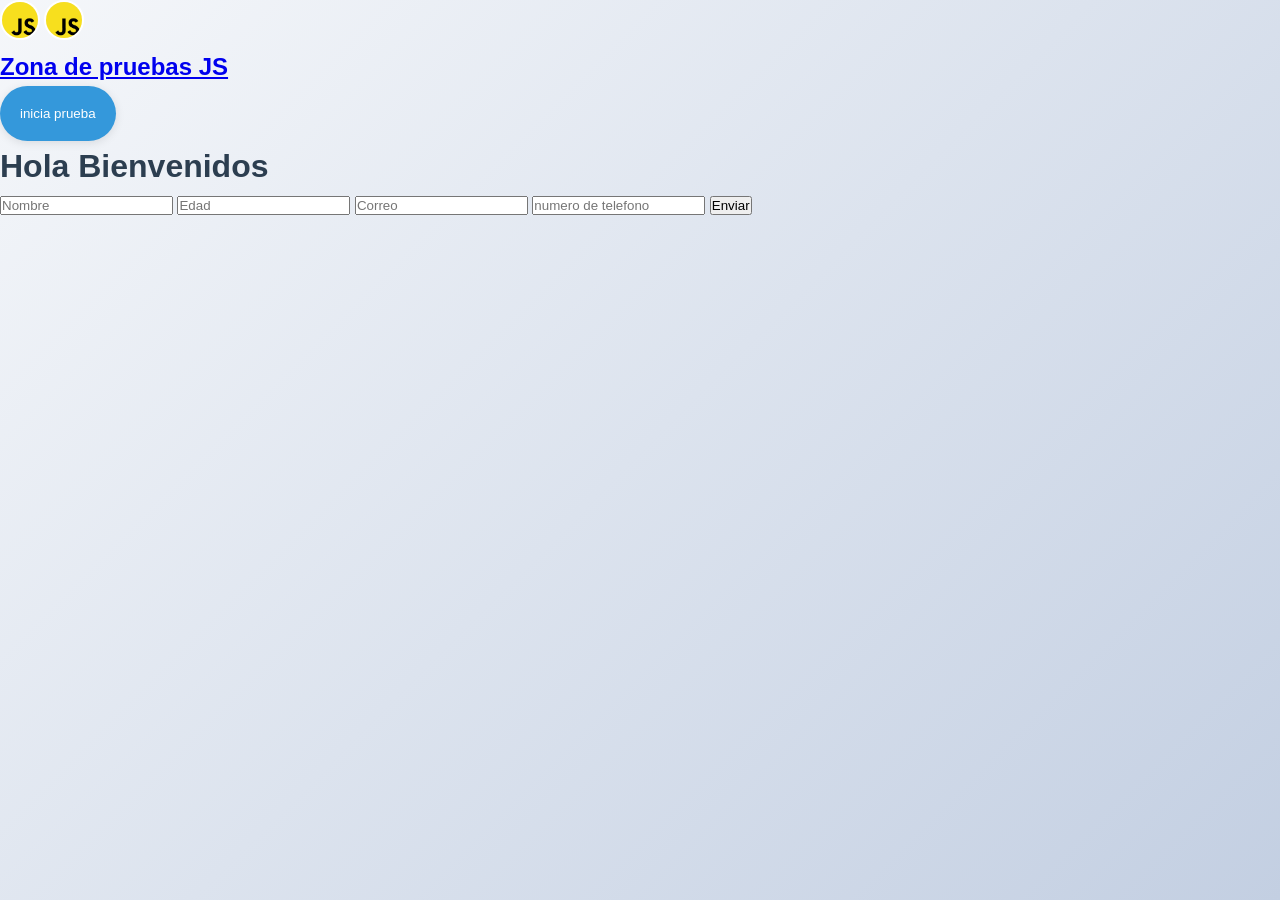
<file: Curso de js junior/zonajs.html>
<HTML>
    <head>
        <meta charset="UTF-8">
        <link rel="shortcut icon" href="favicon.ico.png" type="image/x-icon">
        <title> Javascrit School pruebas</title>
        <link rel="stylesheet" href="Style.css">
    </head>
    <body>
        <header>
            <a href="js.html"><img class="imgjs" src="img js.png" alt=""></a>
            <a href="zonajs.html"><img class="imgjs" src="img js.png" alt="" ><h2 class="zonajs">Zona de pruebas JS</h2></a>
        </header>

        <button id="boton">inicia prueba</button>

        <main> 
            <h1>Hola Bienvenidos</h1>
             <form action="">
               <input type="text" placeholder="Nombre" id="nombre">
               <input type="number" placeholder="Edad" id="edad">
                <input type="email" placeholder="Correo" id="correo">
                    <input type="number" placeholder="numero de telefono" id="telefono">
                    <input type="submit" value="Enviar">

             </form>
        
        
        </main>
        
        <script src="javascrit.js"></script>
    </body>
</HTML>
</file>
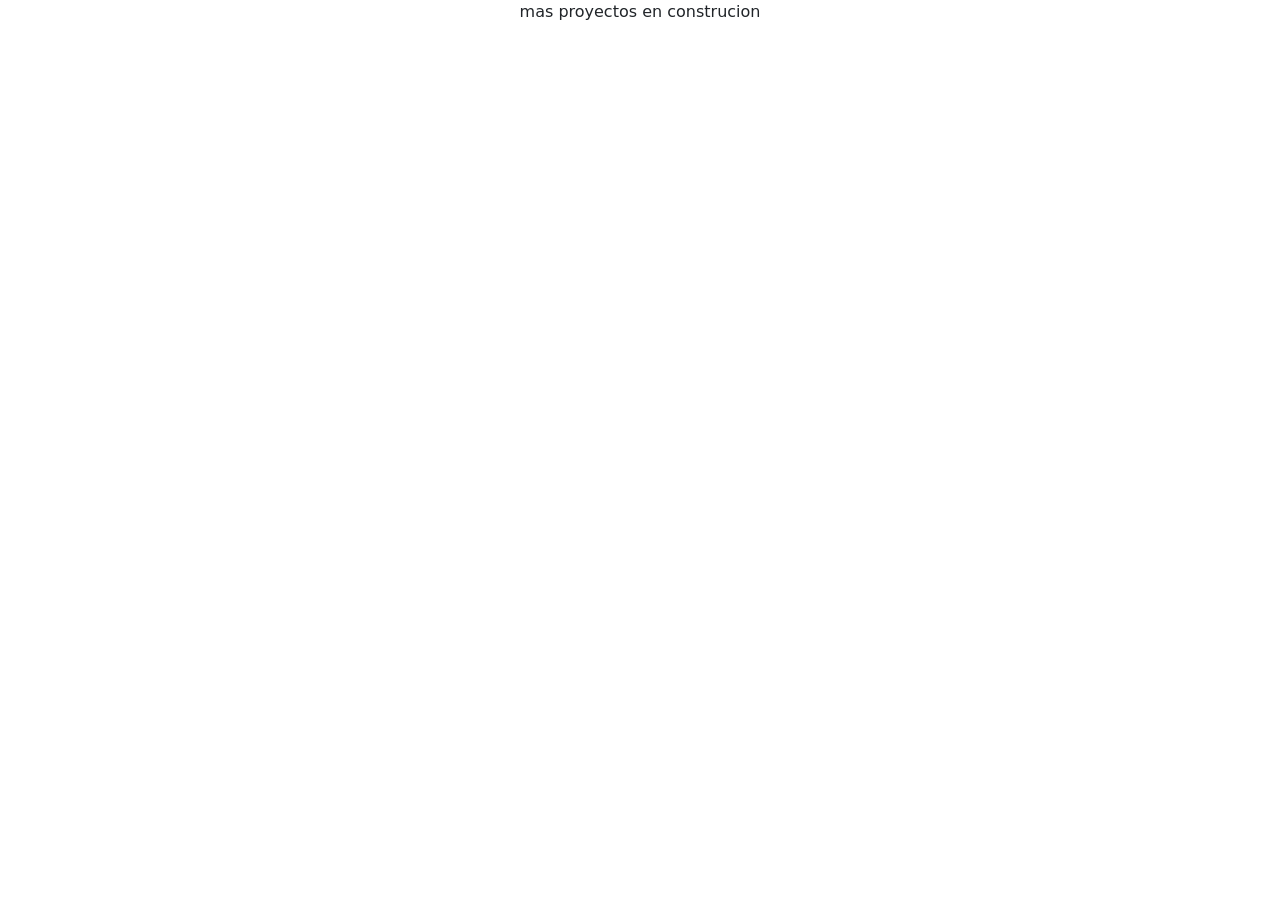
<file: PORTAFOLIO-JUAN-PROGRAMER/mas-proyectos.html>
<!DOCTYPE html>
<html>
<head>
    <meta charset="UTF-8">
    <meta name="viewport" content="width=device-width, initial-scale=1.0">
    <title>Document</title>
    <link href="https://cdn.jsdelivr.net/npm/bootstrap@5.3.0/dist/css/bootstrap.min.css" rel="stylesheet" integrity="sha384-9ndCyUaIbzAi2FUVXJi0CjmCapSmO7SnpJef0486qhLnuZ2cdeRhO02iuK6FUUVM" crossorigin="anonymous">
	<link rel="stylesheet" href="https://cdn.jsdelivr.net/npm/bootstrap-icons@1.10.5/font/bootstrap-icons.css">
</head>
<body>
    <header class="container d-flex alig-items-center justify-content-center">mas proyectos en construcion</header>
</body>
</html>
</file>
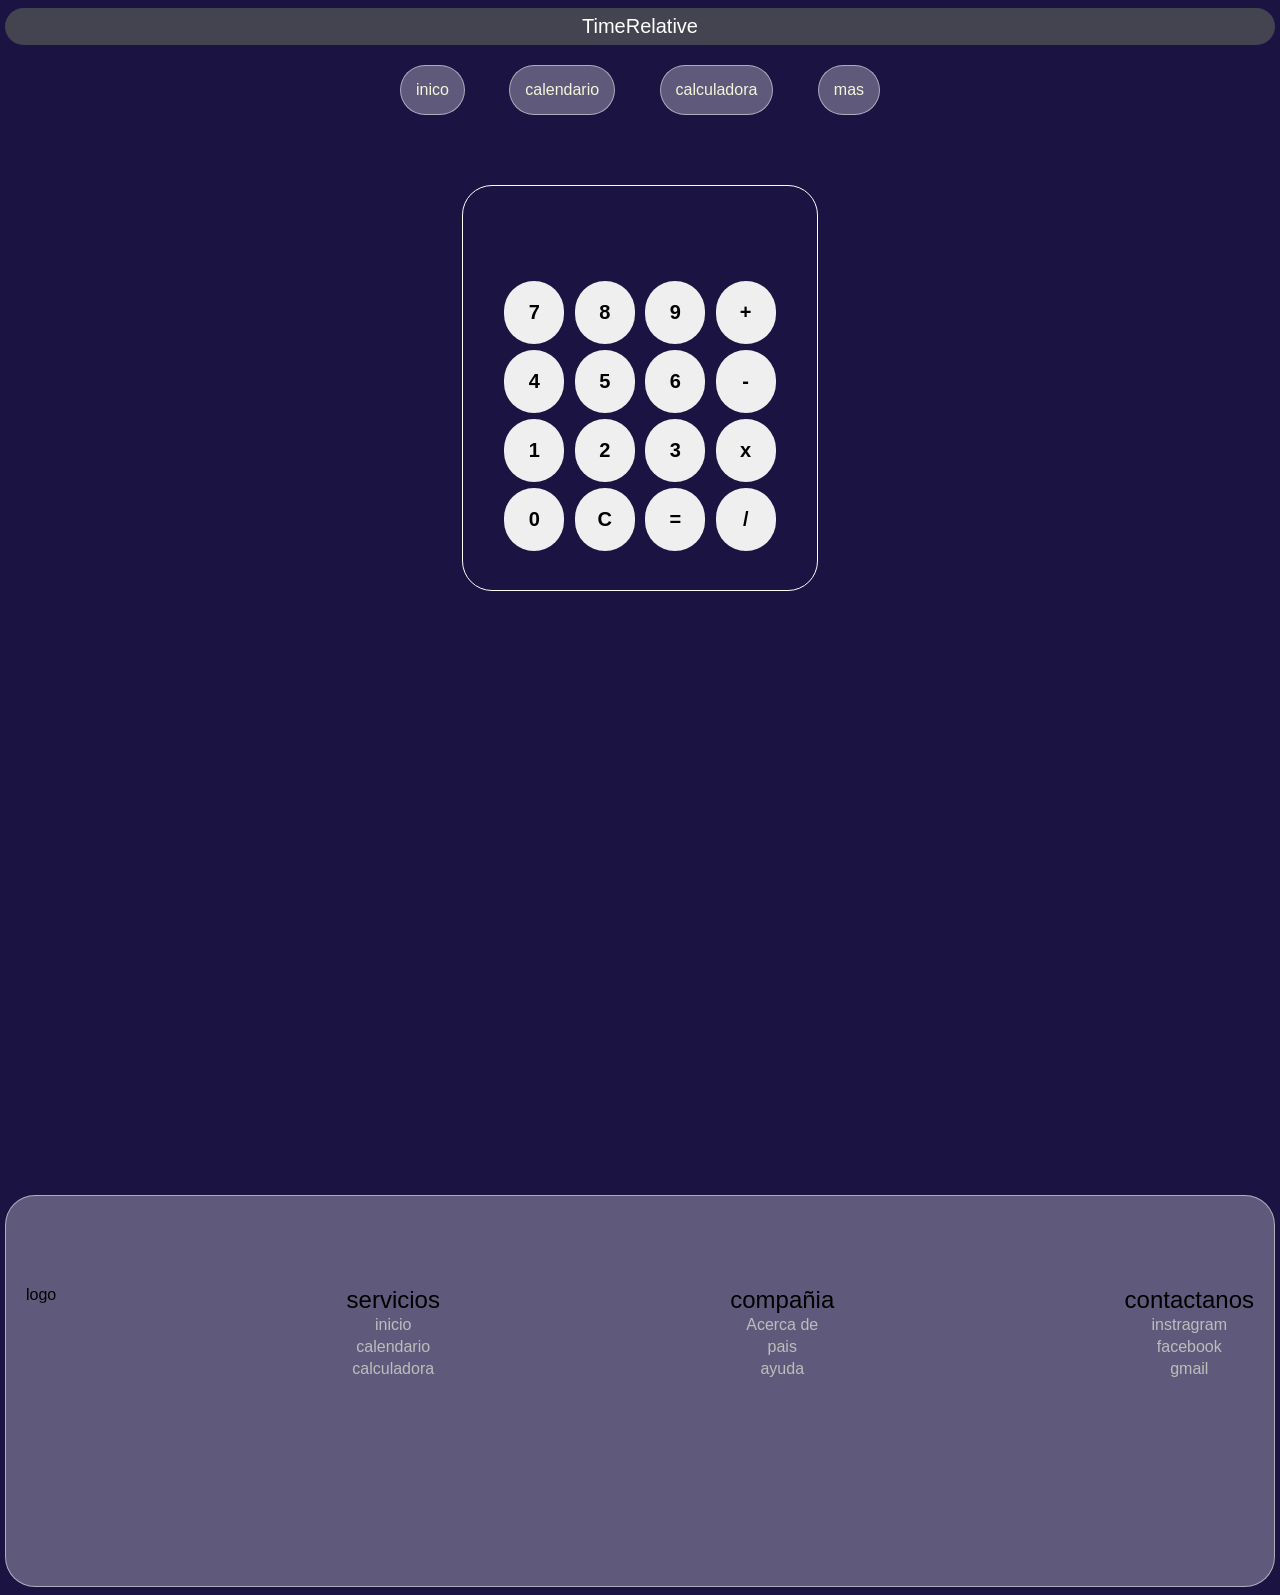
<file: TimeRelative/pagina2.html>
<!DOCTYPE html>
<html>
<head>
     <link rel="stylesheet" type="text/css" href="diseño.css">
     <meta charset="UTF-8">
     <title>TimeRelative</title>
     <link rel="preconnect" href="https://fonts.googleapis.com">
<link rel="preconnect" href="https://fonts.gstatic.com" crossorigin>
</head>
<body class="calculadora">
<header> 
     <div class="logo__header">
          TimeRelative
     </div>
        <nav class="nav">
          <ul class="nav__ul">
            <li class="nav__li"><i class=""></i><a href="index.html" class="texto">inico</a></li>
            <li class="nav__li"><i class=""></i><a href=".html"class="texto">calendario</a></li>
            <li class="nav__li"><i class=""></i><a href="pagina2.html"class="texto">calculadora</a></li>
            <li class="nav__li"><i class=""></i><a href="index.html"class="texto">mas</a>
            <ul class="menu-desplegable">
               <li><a href="">ayuda</a></li>
               <li><a href="">compañia</a></li>
               <li><a href="">configuaraciones</a></li>
            </ul>
          </li>
          </ul>
        </nav>
        
</header>
<div class="hlacal">
<div id="cal">
    <form name="calculator">
        <input type="text" name="ans" value="" autocomplete="off" readonly>

        <input type="button" value="7" onclick="document.calculator.ans.value+='7'">
        <input type="button" value="8" onclick="document.calculator.ans.value+='8'">
        <input type="button" value="9" onclick="document.calculator.ans.value+='9'">
        <input type="button" value="+" onclick="document.calculator.ans.value+='+'">
        <br>
        <input type="button" value="4" onclick="document.calculator.ans.value+='4'">
        <input type="button" value="5" onclick="document.calculator.ans.value+='5'">
        <input type="button" value="6" onclick="document.calculator.ans.value+='6'">
        <input type="button" value="-" onclick="document.calculator.ans.value+='-'">
        <br>
        <input type="button" value="1" onclick="document.calculator.ans.value+='1'">
        <input type="button" value="2" onclick="document.calculator.ans.value+='2'">
        <input type="button" value="3" onclick="document.calculator.ans.value+='3'">
        <input type="button" value="x" onclick="document.calculator.ans.value+='* '">
        <br>
        <input type="button" value="0" onclick="document.calculator.ans.value+='0'">
        <input type="reset" value="C">
        <input type="button" value="=" onclick="document.calculator.ans.value=eval(document.calculator.ans.value)">
        <input type="button" value="/" onclick="document.calculator.ans.value+='/'">
        
    </form>

</div>
</div>
<footer>
     <div class="contenedor__footerp">
          <div class="caja__footer">
               <img="logo__2">logo</h1>
               <h3</h3>
          </div>
          <div class="caja__footer">
               <h2>servicios</h2>
               <a href="index.html">inicio</a>
               <a href="">calendario</a>
               <a href="pagina2.html">calculadora</a>
          </div>

          <div class="caja__footer">
               <h2>compañia</h2>
                  <a href=""><i></i>Acerca de </a>
                  <a href=""><i></i>pais</a> 
                  <a href=""><i></i>ayuda</a>
          </div>

          <div class="caja__footer">
               <h2>contactanos</h2>
               <a href=""><i></i>instragram</a>
               <a href=""><i></i>facebook</a>
               <a href=""><i></i>gmail</a>
          </div>
     </div>

   
</footer>
<script src="codigo.js"></script>
</body>
</html>
</file>
<file: PORTAFOLIO-JUAN-PROGRAMER/estilos.css>
* {
    margin: 0%;
    padding: 0%;
} 
body{
    background-color: #eff0ff;
}

.allnav {
    padding: 20px ;
    font-family: 'Bebas Neue', sans-serif;
    height: 90px;
   
}

.logo-contenedor {
    display: flex;
    justify-content: center;
    
}

.logo-contenedor p{
    margin-top: 30px;
    font-size: 20px ;

}


/* a del nav */
.textonav a {
    color: #00005e;
    font-size: 23px;
    margin: 20px;
    
}

/* imagen sobre mi */

section{
    display: flex;
    flex-direction: column;
    align-items: center;
    justify-content: center;
    min-height: 450px;
    text-align: center;
}

.contenedordiv{
    padding: 10px;
}

.p1{
    font-size: 45px;
    font-family:'Bebas Neue', sans-serif;
   
}
.contenedordiv h2{
    font-size: 30px;
}

/* 
.imgmy{
    height: 209px;
    width: 205px;
    border-radius: 80px;
    
} */

.sobre-my-i {
    font-size: 8rem;
 }

/* sobre-mi */

.sobre-mi{
    background-color:rgb(22, 22, 72);
    height: 460px;
    color: azure;
    text-align: center;
}


.seccion-titulo{
    font-size: 45px;
    font-family:'Bebas Neue', sans-serif; ;
}

.seccion-my{
    font-size: 22px;
    padding: 25px;
}

/* expreriecia */

.exp{
    padding: 40px;

}

.exp .row .div{
    height: 350px;
    background-color: rgba(209, 214, 222, 0.794);
    border: 3px solid rgb(22, 22, 72);
    width: 370px;
    margin: 5px;
    border-radius: 15px;
}

.div p{
    color:#000000;
    font-size:16.4px ;
}

.exp i {
    font-size: 50px;
    padding: 10px;
}


/* proyectos */

.p-titulo{
    font-size: 45px;
    font-family: 'Bebas Neue', sans-serif ;
}

.p-c{
    height: 500px;
}

.p-c h2{
    font-size: 30px ;
}
/* galeria de proyctos */
.g-c img{
    height:100% ;
    width: 100%;
    padding: 10px;
    border-radius:10px ;
    display: block;
    transition: all 0.2s ease ;
}

.g-c{
    padding-top: 60px;
    margin-bottom: 40px;
}

.overlay{
    transition:all 0.2 ease;
    opacity: 0;
    position:absolute;
    top:50%;
    left: 53%;
    transform: translate(-50%, -50%);
    text-align: center;
}

.overlay p {
     font-size: 25px;
     font-weight: bold;
     margin-bottom: 0;
     text-align: center;
}

.img-proyecto{
     position: relative;
}
.img-proyecto:hover img{
    opacity: 0.2;
}
.img-proyecto:hover .overlay{
    opacity:1;


}

.iconos-contenedor i {
    color: black;
    font-size: 30px;
}

.flecha-i{
   margin: auto;
    padding: 8px;
    
}

/* empresas */
.empresa-contenedror{

    padding: 40px 40;
}

.carousel{
    max-width: 800px;
}

.carousel-item{
    height: 400px;
}

.flecha-iz .flecha-dr{
    color: black;
}

.e-h3{
    margin-bottom: 50px;
}

.e-p{
    font-family:'Bebas Neue', sans-serif;
    font-size: 40px;
}


/* contacto */

.contacto{
    max-width: 2000px;
    min-height: 200px;
    background-color: rgb(22, 22, 72);
}

.c-texto{
    color: #000;
}

.c-p{
    color: #000;
    font-size:20px ;
}


.con1 {
    max-width: 1100px;
    min-height: 200px;
    padding: 20px;
}

.contacto .retangulo{
   margin-top: -5rem;
   background-color: blue;
   border-radius: 10px;
   box-shadow: 0px 1px 4px 1px #fff;
}

.contacto .row1{
   width: 100%;
   display: flex;
   align-items:center;
}


.titulo{
   font-family:'Bebas Neue', sans-serif ;
   font-size: 3rem;
}


.contacto a {
    text-decoration: none;
}

.contacto button {
    font-size: 1.6rem;
    color: #fff;
    font-weight: bold;
    background-color: transparent;
    border: 2px solid #fff;
    padding: 10px 20px;
    border-radius: 50px;
    transition: all 0.2s ease-in-out; 
}

.contacto button:hover{
    background-color:#fff ;
    color: #000;
}

.contacto button:hover i {
    color: #000;
}
.contacto button i {
    color: #fff;
    font-size: 1.6rem;
    transition: all 0.2s ease-in-out;
}

/* footer */

footer{
    background-color: rgb(22, 22, 72);
}


.f-logo1{
    max-width: 100px;
    min-height: 100px;
    margin: auto;
}

.f-texto{
    color: #fff;
     font-size: 1.5rem;
     padding: 20px;
     margin-bottom:30px;
}

.f-iconos a {
    width: 50px;
    height: 50px;
    display: flex;
    align-items: center;
    justify-content: center;
    padding: 2px;
    margin: 10px;
    border: 2px solid #fff;
    border-radius: 50%;
    transition:all 0.2s ease-in;
}

.f-iconos i {
  color: #fff;
  font-size: 1.5rem;
  transition: all 0.2s ease-in;
}

.f-iconos a:hover{ 
  background-color: #090909;
  border: 2px solid rgb(248, 239, 239);
}


.f-iconos a:hover i { 
    background-color: #090909;
  }

  
/* derechos de autor */


.derechos-autor{
    color: #fff;
    font-size: 15px;
    padding: 20px;
    margin: auto;
}
</file>
<file: Curso de js junior/Style.css>
/* ========== RESET Y ESTILOS BASE ========== */
* {
    margin: 0;
    padding: 0;
    box-sizing: border-box;
}

:root {
    --primary: #3498db;
    --secondary: #2ecc71;
    --danger: #e74c3c;
    --warning: #f39c12;
    --dark: #2c3e50;
    --light: #ecf0f1;
    --white: #ffffff;
    --text-dark: #2c3e50;
    --text-light: #7f8c8d;
    --border-radius: 8px;
    --box-shadow: 0 2px 10px rgba(0, 0, 0, 0.1);
}

html {
    scroll-behavior: smooth;
}

body {
    font-family: 'Segoe UI', Tahoma, Geneva, Verdana, sans-serif;
    background: linear-gradient(135deg, #f5f7fa 0%, #c3cfe2 100%);
    color: var(--text-dark);
    line-height: 1.6;
    min-height: 100vh;
}

/* ========== HEADER ========== */
.main-header {
    background: linear-gradient(135deg, var(--primary) 0%, var(--secondary) 100%);
    color: var(--white);
    padding: 3rem 2rem;
    text-align: center;
    box-shadow: var(--box-shadow);
    margin-bottom: 2rem;
}

.header-container {
    max-width: 1200px;
    margin: 0 auto;
    display: flex;
    justify-content: space-between;
    align-items: center;
    gap: 2rem;
    flex-wrap: wrap;
}

.header-top {
    flex: 1;
    min-width: 300px;
}

.titulo-principal {
    font-size: 2.5rem;
    margin-bottom: 0.5rem;
    font-weight: 700;
}

.subtitulo {
    font-size: 1.2rem;
    opacity: 0.9;
    font-weight: 300;
}

.btn-zona-pruebas {
    display: flex;
    align-items: center;
    gap: 1rem;
    padding: 1rem 2rem;
    background: rgba(255, 255, 255, 0.2);
    border: 2px solid var(--white);
    color: var(--white);
    text-decoration: none;
    border-radius: var(--border-radius);
    transition: all 0.3s ease;
    font-weight: 600;
    cursor: pointer;
}

.btn-zona-pruebas:hover {
    background: var(--white);
    color: var(--primary);
    transform: translateY(-2px);
}

.imgjs {
    border-radius: 50%;
    width: 40px;
    height: 40px;
    border: 2px solid var(--white);
}

/* ========== TABLA DE CONTENIDOS ========== */
.tabla-contenidos {
    max-width: 1200px;
    margin: 0 auto 3rem;
    padding: 2rem;
    background: var(--white);
    border-radius: var(--border-radius);
    box-shadow: var(--box-shadow);
}

.tabla-contenidos h2 {
    color: var(--primary);
    margin-bottom: 2rem;
    font-size: 1.8rem;
}

.contenido-grid {
    display: grid;
    grid-template-columns: repeat(auto-fit, minmax(250px, 1fr));
    gap: 2rem;
}

.contenido-grid h3 {
    color: var(--secondary);
    margin-bottom: 1rem;
    font-size: 1.2rem;
}

.contenido-grid ul {
    list-style: none;
}

.contenido-grid li {
    margin-bottom: 0.7rem;
}

.contenido-grid a {
    color: var(--primary);
    text-decoration: none;
    font-weight: 500;
    transition: all 0.3s ease;
    display: block;
    padding: 0.5rem;
    border-radius: 4px;
}

.contenido-grid a:hover {
    background: var(--light);
    color: var(--secondary);
    padding-left: 1rem;
}

/* ========== CONTENIDO PRINCIPAL ========== */
.contenido-principal {
    max-width: 1200px;
    margin: 0 auto;
    padding: 0 2rem 3rem;
}

.seccion {
    background: var(--white);
    padding: 3rem;
    margin-bottom: 2rem;
    border-radius: var(--border-radius);
    box-shadow: var(--box-shadow);
    border-left: 5px solid var(--primary);
}

.seccion h1 {
    color: var(--primary);
    font-size: 2rem;
    margin-bottom: 1.5rem;
    border-bottom: 3px solid var(--secondary);
    padding-bottom: 1rem;
}

.seccion h2 {
    color: var(--secondary);
    font-size: 1.5rem;
    margin-top: 2rem;
    margin-bottom: 1rem;
}

.seccion h3 {
    color: var(--dark);
    font-size: 1.2rem;
    margin-bottom: 0.5rem;
}

.seccion p {
    color: var(--text-dark);
    margin-bottom: 1rem;
    font-size: 1rem;
}

.intro-texto {
    background: var(--light);
    padding: 1.5rem;
    border-radius: var(--border-radius);
    border-left: 4px solid var(--secondary);
    margin-bottom: 2rem;
}

.intro-texto p {
    margin-bottom: 0;
    font-size: 1.05rem;
    color: var(--text-dark);
}

/* ========== GRILLAS DE CARTAS ========== */
.variables-grid,
.formas-grid,
.operadores-grid,
.bucles-grid,
.conceptos-grid,
.metodos-grid,
.math-grid,
.consola-grid,
.dom-grid,
.logicos-container,
.comparacion-grid,
.condicionales-container,
.control-grid {
    display: grid;
    grid-template-columns: repeat(auto-fit, minmax(300px, 1fr));
    gap: 1.5rem;
    margin: 1.5rem 0;
}

.variable-card,
.forma-card,
.operador-card,
.bucle-card,
.concepto-card,
.metodo-card,
.math-card,
.consola-card,
.dom-card,
.logico-card,
.comp-card,
.cond-card,
.control-card,
.const-card {
    background: var(--light);
    padding: 1.5rem;
    border-radius: var(--border-radius);
    border-left: 4px solid var(--primary);
    transition: all 0.3s ease;
}

.variable-card:hover,
.forma-card:hover,
.operador-card:hover,
.bucle-card:hover,
.concepto-card:hover,
.metodo-card:hover,
.math-card:hover,
.consola-card:hover,
.dom-card:hover,
.logico-card:hover,
.comp-card:hover,
.cond-card:hover,
.control-card:hover,
.const-card:hover {
    transform: translateY(-5px);
    box-shadow: 0 5px 20px rgba(0, 0, 0, 0.15);
    background: var(--white);
}

.variable-card h2,
.forma-card h2,
.bucle-card h2 {
    color: var(--primary);
    font-size: 1.3rem;
    margin-bottom: 0.5rem;
}

.variable-card h3,
.forma-card h3,
.operador-card h3,
.bucle-card h3,
.concepto-card h3,
.metodo-card h3,
.math-card h3,
.consola-card h3,
.dom-card h3,
.cond-card h3,
.control-card h3 {
    color: var(--secondary);
    font-size: 1.1rem;
    margin-bottom: 0.5rem;
}

.variable-card p,
.forma-card p,
.operador-card p,
.bucle-card p,
.concepto-card p,
.metodo-card p,
.math-card p,
.consola-card p,
.dom-card p,
.logico-card p,
.comp-card p,
.cond-card p,
.control-card p,
.const-card p {
    font-size: 0.95rem;
}

.definicion {
    font-weight: 600;
    color: var(--primary);
    margin-bottom: 1rem;
}

/* ========== CARACTERÍSTICAS Y EJEMPLOS ========== */
.caracteristicas {
    background: var(--white);
    padding: 1rem;
    border-radius: 4px;
    margin-bottom: 1rem;
}

.caracteristicas p {
    margin-bottom: 0.5rem;
    font-size: 0.9rem;
}

.codigo-ejemplo {
    background: var(--dark);
    color: #2ecc71;
    padding: 1.5rem;
    border-radius: var(--border-radius);
    margin: 1rem 0;
    font-family: 'Courier New', monospace;
    overflow-x: auto;
    border-left: 4px solid var(--secondary);
}

.codigo-ejemplo p,
.codigo-ejemplo code {
    color: #2ecc71;
    font-family: 'Courier New', monospace;
    font-size: 0.9rem;
    line-height: 1.5;
    margin: 0;
}

.codigo-ejemplo pre {
    color: #2ecc71;
    font-family: 'Courier New', monospace;
    margin: 0;
}

code {
    background: #f4f4f4;
    color: var(--danger);
    padding: 0.2rem 0.4rem;
    border-radius: 3px;
    font-family: 'Courier New', monospace;
    font-size: 0.95rem;
}

.seccion code {
    background: #f4f4f4;
    color: var(--danger);
}

/* ========== TABLAS ========== */
table {
    width: 100%;
    border-collapse: collapse;
    margin: 1.5rem 0;
    background: var(--white);
    border-radius: var(--border-radius);
    overflow: hidden;
    box-shadow: 0 2px 8px rgba(0, 0, 0, 0.08);
}

table thead {
    background: var(--primary);
    color: var(--white);
}

table th,
table td {
    padding: 1rem;
    text-align: left;
    border-bottom: 1px solid var(--light);
}

table tbody tr:hover {
    background: var(--light);
}

.tabla-verdad {
    width: auto;
    margin: 1rem 0;
}

.tabla-verdad td {
    padding: 0.5rem 1rem;
    border: 1px solid var(--light);
}

.consejo,
.nota {
    background: rgba(52, 152, 219, 0.1);
    border-left: 4px solid var(--primary);
    padding: 1.5rem;
    border-radius: var(--border-radius);
    margin: 1.5rem 0;
}

.consejo p,
.nota p {
    margin-bottom: 0;
    color: var(--text-dark);
}

.nota {
    background: rgba(244, 208, 63, 0.1);
    border-left-color: var(--warning);
}

/* ========== FOOTER ========== */
.footer {
    background: var(--dark);
    color: var(--white);
    padding: 3rem 2rem;
    margin-top: 3rem;
    text-align: center;
}

.footer-content h3 {
    color: var(--secondary);
    margin-bottom: 1.5rem;
    font-size: 1.5rem;
}

.footer-content ul {
    list-style: none;
    margin-bottom: 1.5rem;
}

.footer-content li {
    margin-bottom: 0.7rem;
}

.footer-content a {
    color: var(--light);
    text-decoration: none;
    transition: color 0.3s ease;
}

.footer-content a:hover {
    color: var(--secondary);
}

.copyright {
    color: var(--text-light);
    font-size: 0.9rem;
    margin-bottom: 0;
}

/* ========== RESPONSIVE ========== */
@media (max-width: 768px) {
    .header-container {
        flex-direction: column;
        padding: 0;
    }

    .titulo-principal {
        font-size: 1.8rem;
    }

    .subtitulo {
        font-size: 1rem;
    }

    .seccion {
        padding: 1.5rem;
    }

    .seccion h1 {
        font-size: 1.5rem;
    }

    .seccion h2 {
        font-size: 1.2rem;
    }

    .variables-grid,
    .formas-grid,
    .operadores-grid,
    .bucles-grid,
    .conceptos-grid,
    .metodos-grid,
    .math-grid,
    .consola-grid,
    .dom-grid,
    .logicos-container,
    .comparacion-grid,
    .condicionales-container,
    .control-grid {
        grid-template-columns: 1fr;
    }

    .contenido-grid {
        grid-template-columns: 1fr;
    }

    table th,
    table td {
        padding: 0.7rem;
        font-size: 0.9rem;
    }
}

/* ========== ANIMACIONES ========== */
@keyframes fadeIn {
    from {
        opacity: 0;
        transform: translateY(20px);
    }
    to {
        opacity: 1;
        transform: translateY(0);
    }
}

.seccion {
    animation: fadeIn 0.6s ease-out;
}

/* ========== SELECCIÓN DE TEXTO ========== */
::selection {
    background-color: var(--primary);
    color: var(--white);
}



#boton {
   position: center;

    background: var(--primary);
    color: var(--white);
    border: none;
    padding: 20px;
    border-radius: 30px;
    box-shadow: var(--box-shadow);
    cursor: pointer;
    transition: all 0.3s ease;
}
</file>
<file: TimeRelative/diseño.css>
*{
  padding: 0px;
  margin:0px;
  font-family: 'Alumni Sans Pinstripe', sans-serif;
font-family: 'Kanit', sans-serif;
font-family: 'Montserrat', sans-serif;
font-family: 'Roboto Condensed', sans-serif;
font-weight: 400;
}
.inicio{
	background-image:linear-gradient(to bottom , hsla(226, 95%, 62%, 0.525),#ffffff,hsl(180, 100%, 99%), #003afa86);
	text-align: center;;
}
.logo__header{
	background-color: rgb(68, 68, 80);
	height: 30px;
	border-radius: 20px;
	margin: 8px 5px 0px;
	color: #ffffff;
	font-size: 20px;
	text-align: center;
	padding-top: 7px;
}

.nav{
	display: flex;
	justify-content: space-evenly;
	text-decoration: none;
}

.nav__li{
	background-color: rgba(255,255,255, 0.3);
	border: solid 1px rgba(255, 255, 255, 0.5);
	backdrop-filter: blur(30px);
	display: inline-block;
	padding: 15px;
	border-radius: 30px;
	margin: 20px;
	color:aliceblue;
	transition: background 0.7s ;
}

.nav__li:hover{
	background-color: #111159;
	color: antiquewhite;
	box-shadow: 30px #000;
	
	
}

.texto{
	text-decoration:none;
	color:beige;
}
.hlaindex{
	height: 2000px;
	text-align: center;
}



.hlacal{
	height: 1000px;
	text-align: center;
}

.contenedor1{
	margin: 60px;
	font-size: 50px;

}

.textofch{
	font-size: 30px;
}


 .menu-desplegable{
	  position: absolute;
	  display: none;
	  list-style: none;
	  width: 200px;
	  background-color: #000549;

 } 

.menu-desplegable li:hover .nav__li {
	display: block;
	 
}

.menu-desplegable li a {
	text-decoration: none;
	

}


.pad{
display:inline-block;	
margin: 30px;


}

.a{
	color: #000;
	text-decoration: none;
}






footer{
padding: 70px 0px;
background-color: rgba(255,255,255, 0.3);
	border: solid 1px rgba(255, 255, 255, 0.5);
	backdrop-filter: blur(30px);
	margin: 10px 5px 8px;
	height: 250px;
	border-radius: 30px;
 
}

.contenedor__footerp{
     display: flex;
	 flex-wrap: wrap;
	 justify-content: space-between;
	 margin:auto;
	 max-width: 1200;
}

.caja__footer{
	display: flex;
	flex-direction: column;
	padding: 20px;
	text-decoration:none ;
	
}
.caja__footer a{
	padding: 2px;
	text-align: center;
text-decoration: none;
color: rgb(189, 189, 189);
}
 
.calculadora{
	background-color: #1b1442;
}

#cal{
	height: 400px;
	width: 350px;
	border: 1px solid #fffbfb;
    border-radius: 30px;
	margin: auto;
	padding: 2px;
    margin-top: 50px;
}

#cal form{ 
	height:100%;
	width: 100%;
	
}

#cal input[type=text] {
    background:none;
	height: 60px;
	width: 90%;
	cursor: default;
	outline: none;
	text-align: right;
	font-size: 40px;
	border: 0;
	padding-bottom: 30px;
	color: #fffbfb;

}


#cal input[type=button], input[type=reset]{
	width: 60px;

	cursor: pointer;
	font-weight: bold;
	color: #000;
	padding: 20px;
	margin:3px;
	border:0;
	border-radius: 50px;
    outline: none;
	
	font-size: 20px;
}

/* Extra stilos*/

.imgcentral{
    margin: 10px;
width: 30px;
height: 30px;
border-radius: 20px;
}
</file>
